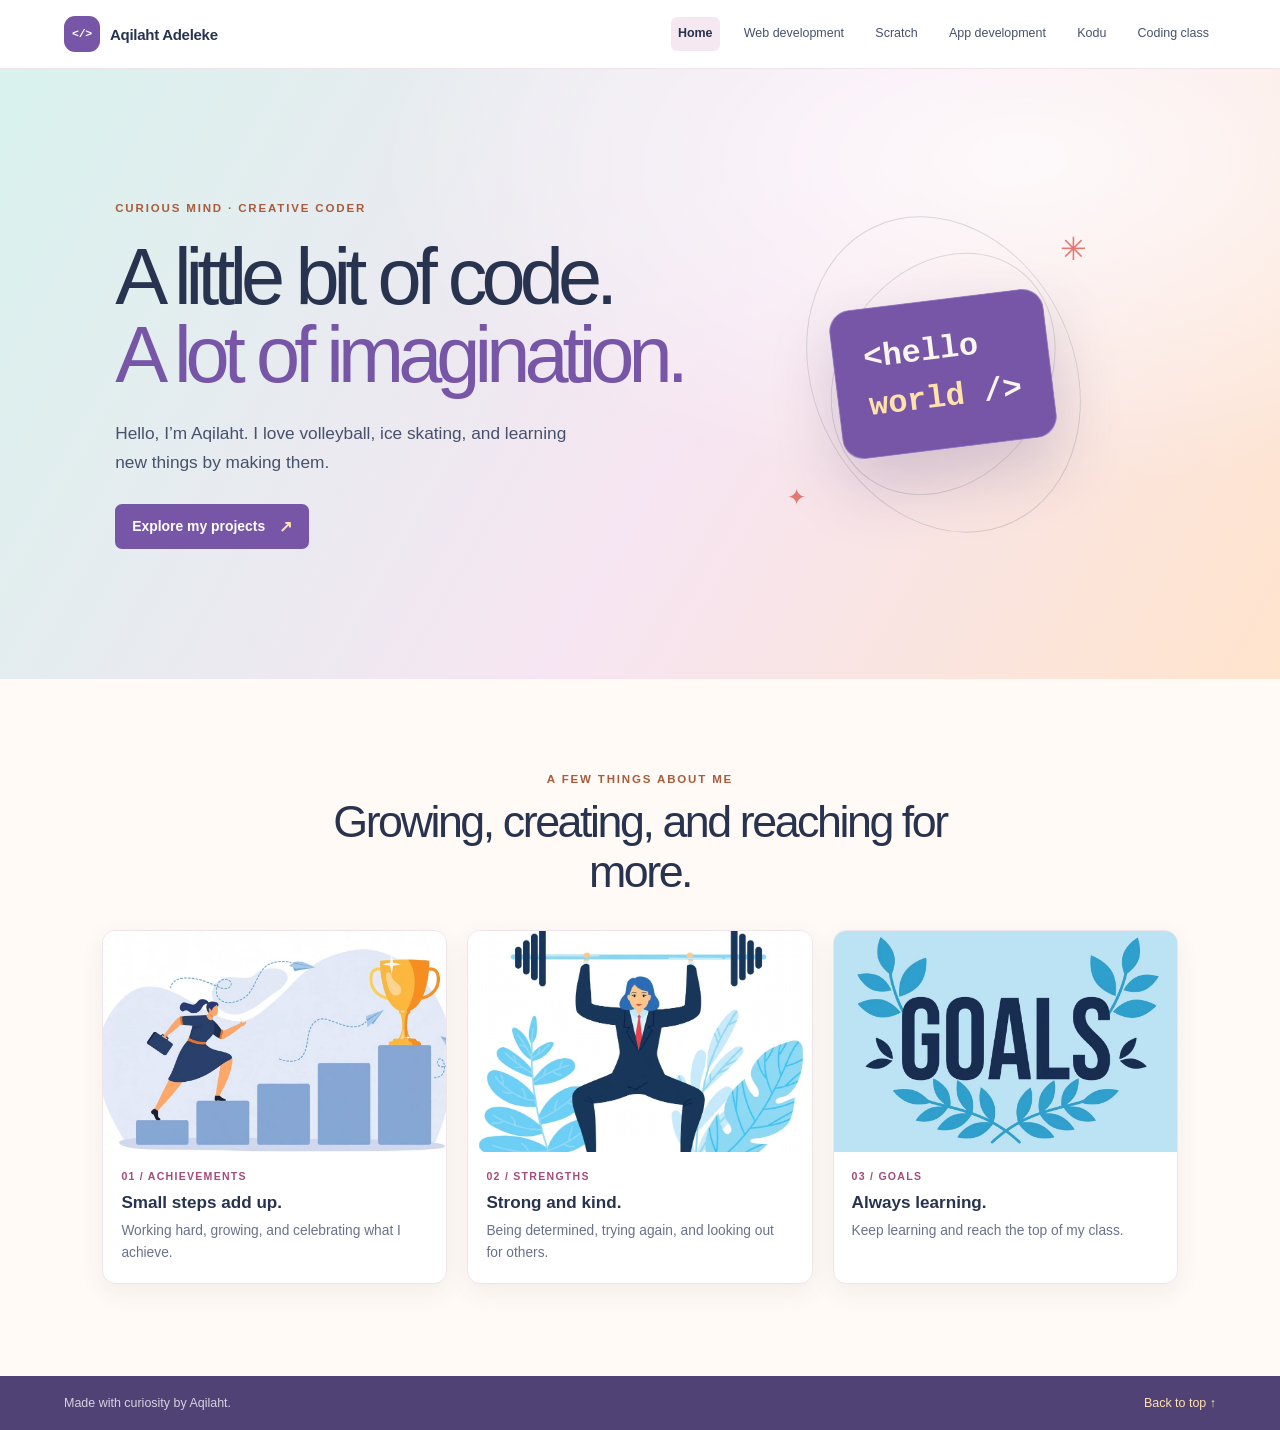
<file: index.html>
<!DOCTYPE html>
<html lang="en">
  <head>
    <meta charset="UTF-8" />
    <meta name="viewport" content="width=device-width, initial-scale=1.0" />
    <meta name="theme-color" content="#17343a" />
    <meta name="description" content="Aqilaht Adeleke's creative coding and learning portfolio." />
    <title>Aqilaht Adeleke | Learning Journey</title>
    <link rel="stylesheet" href="style.css" />
  </head>
  <body class="home-page">
    <header class="site-header">
      <a class="site-brand" href="index.html"><span class="brand-mark" aria-hidden="true">&lt;/&gt;</span><span>Aqilaht Adeleke</span></a>
      <nav class="site-nav" aria-label="Main navigation">
        <a href="index.html" aria-current="page">Home</a>
        <a href="WD.html">Web development</a>
        <a href="Scratch.html">Scratch</a>
        <a href="App-development.html">App development</a>
        <a href="Kodu.html">Kodu</a>
        <a href="Coding-class.html">Coding class</a>
      </nav>
    </header>

    <main>
      <section class="home-hero" aria-labelledby="home-title">
        <div class="home-hero-copy">
          <p class="wd-portfolio-eyebrow">Curious mind · Creative coder</p>
          <h1 id="home-title">A little bit of code.<br /><span>A lot of imagination.</span></h1>
          <p class="home-hero-lead">Hello, I’m Aqilaht. I love volleyball, ice skating, and learning new things by making them.</p>
          <a class="primary-link" href="WD.html">Explore my projects <span aria-hidden="true">↗</span></a>
        </div>
        <div class="home-hero-art" aria-hidden="true">
          <span class="art-orbit art-orbit-one"></span>
          <span class="art-orbit art-orbit-two"></span>
          <span class="art-code">&lt;hello<br /><i>world</i> /&gt;</span>
          <span class="art-spark art-spark-one">✳</span>
          <span class="art-spark art-spark-two">✦</span>
        </div>
      </section>

      <section class="about-panel" aria-labelledby="highlights-title">
        <div class="home-section-heading">
          <p class="wd-portfolio-eyebrow">A few things about me</p>
          <h2 id="highlights-title">Growing, creating, and reaching for more.</h2>
        </div>
        <div class="info-grid">
          <article class="info-card">
            <img src="Screenshot 2026-09-16 171032-change-the-man-into-a-women-keep-everything-else-t-can-you-make-a-dress.jpg" alt="Illustration of a woman climbing toward a trophy" />
            <div><p class="info-card-label">01 / Achievements</p><h3>Small steps add up.</h3><p>Working hard, growing, and celebrating what I achieve.</p></div>
          </article>
          <article class="info-card">
            <img src="Screenshot 2026-09-16 171351-i-changed-my-decision-make-her-have-a-women-buissn.jpg" alt="Illustration of a woman lifting a barbell" />
            <div><p class="info-card-label">02 / Strengths</p><h3>Strong and kind.</h3><p>Being determined, trying again, and looking out for others.</p></div>
          </article>
          <article class="info-card">
            <img src="goals_wreath_minimal.jpg" alt="Blue illustration with the word Goals" />
            <div><p class="info-card-label">03 / Goals</p><h3>Always learning.</h3><p>Keep learning and reach the top of my class.</p></div>
          </article>
        </div>
      </section>
    </main>
    <footer class="site-footer"><p>Made with curiosity by Aqilaht.</p><a href="#home-title">Back to top ↑</a></footer>
  </body>
</html>
</file>
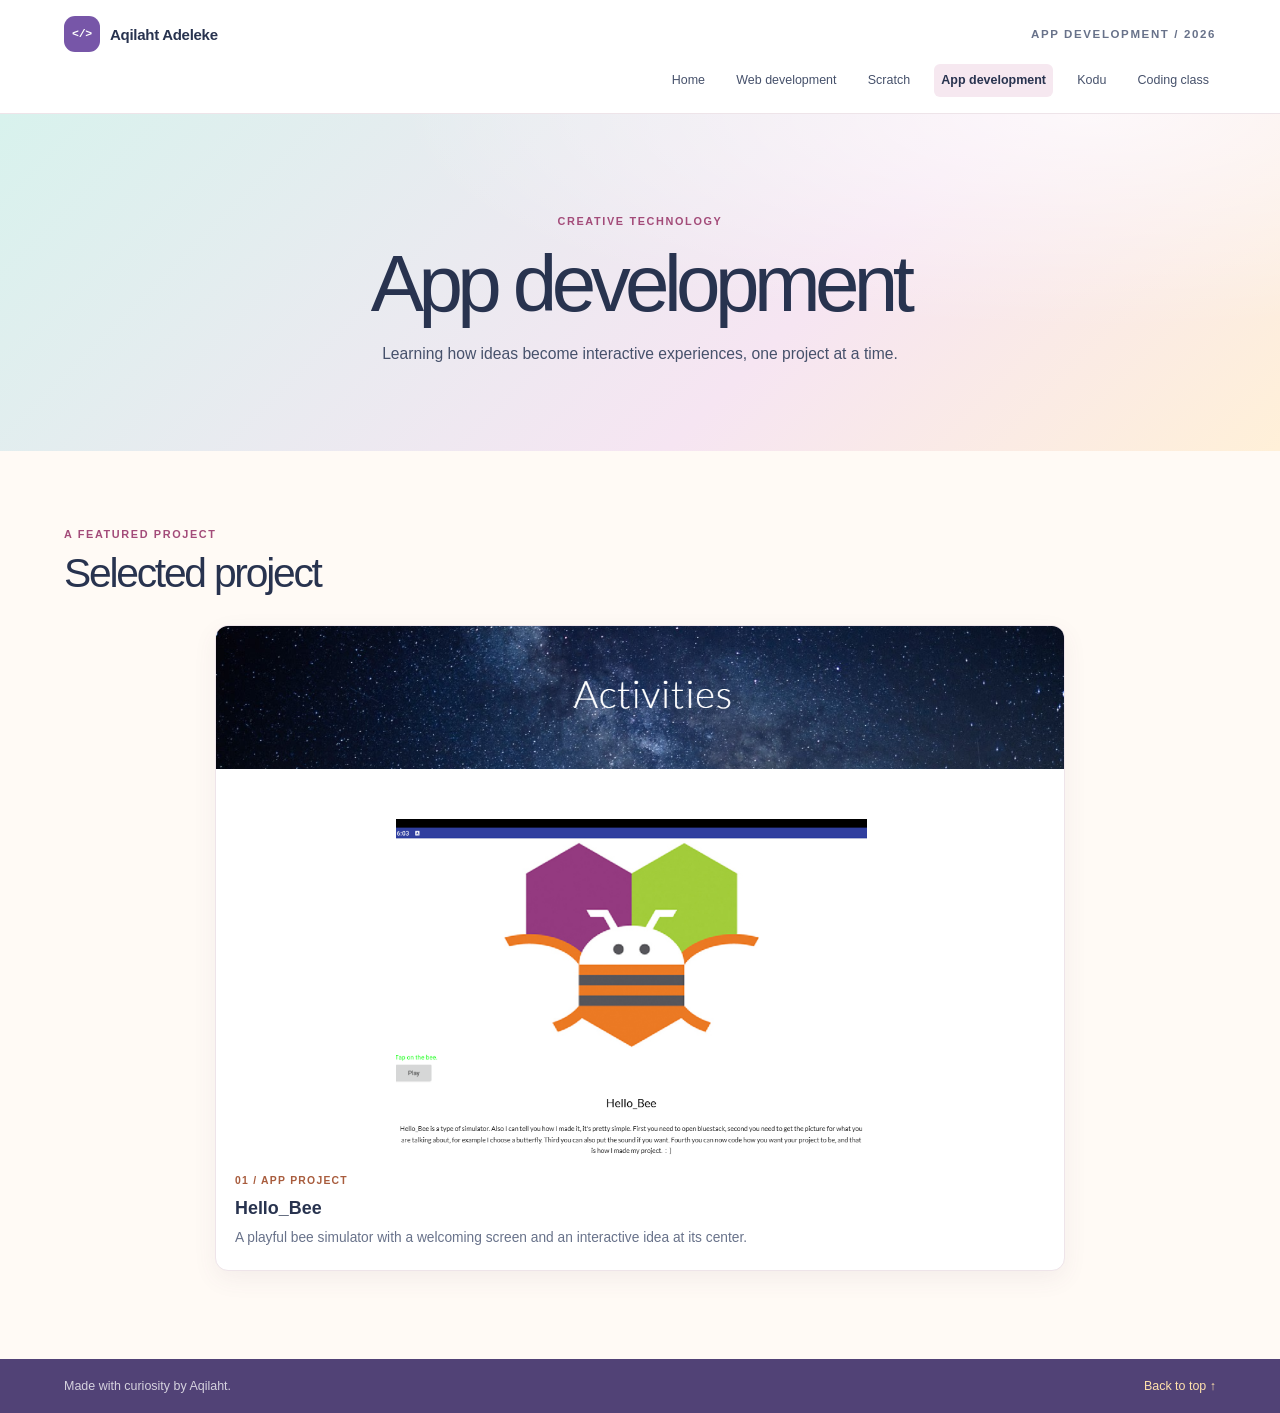
<file: App-development.html>
<!DOCTYPE html>
<html lang="en">
  <head>
    <meta charset="UTF-8" />
    <meta name="viewport" content="width=device-width, initial-scale=1.0" />
    <title>App development | Aqilaht Adeleke</title>
    <link rel="stylesheet" href="style.css" />
  </head>
  <body class="app-page wd-portfolio-page">
    <header class="wd-assembled-header">
      <a class="site-brand" href="index.html"><span class="brand-mark" aria-hidden="true">&lt;/&gt;</span><span>Aqilaht Adeleke</span></a>
      <p>App development / 2026</p>
      <nav class="site-nav" aria-label="Main navigation">
        <a href="index.html">Home</a><a href="WD.html">Web development</a><a href="Scratch.html">Scratch</a><a href="App-development.html" aria-current="page">App development</a><a href="Kodu.html">Kodu</a><a href="Coding-class.html">Coding class</a>
      </nav>
    </header>

    <main class="wd-assembled-page" aria-label="App development portfolio">
      <section class="wd-portfolio-intro" aria-labelledby="app-page-title">
        <p class="wd-portfolio-eyebrow">Creative technology</p>
        <h1 id="app-page-title">App development</h1>
        <p class="wd-portfolio-lead">
          Learning how ideas become interactive experiences, one project at a time.
        </p>
      </section>

      <section class="wd-section wd-portfolio-projects" id="projects" aria-labelledby="app-projects-title">
        <div class="wd-section-heading">
          <p class="wd-portfolio-eyebrow">A featured project</p>
          <h2 id="app-projects-title">Selected project</h2>
        </div>

        <div class="wd-project-grid wd-project-grid-single">
          <article class="wd-project">
            <a class="wd-project-image" href="Screenshot 2026-09-23 170015.png" target="_blank" rel="noopener noreferrer" aria-label="View the Hello Bee app project image">
              <img src="Screenshot 2026-09-23 170015.png" alt="Hello_Bee app project showcase" />
              <span class="wd-project-open">View image <span aria-hidden="true">↗</span></span>
            </a>
            <div class="wd-project-meta">
              <p class="wd-project-number">01 / App project</p>
              <h3>Hello_Bee</h3>
              <p>A playful bee simulator with a welcoming screen and an interactive idea at its center.</p>
            </div>
          </article>
        </div>
      </section>
    </main>
    <footer class="site-footer"><p>Made with curiosity by Aqilaht.</p><a href="#app-page-title">Back to top ↑</a></footer>
  </body>
</html>
</file>
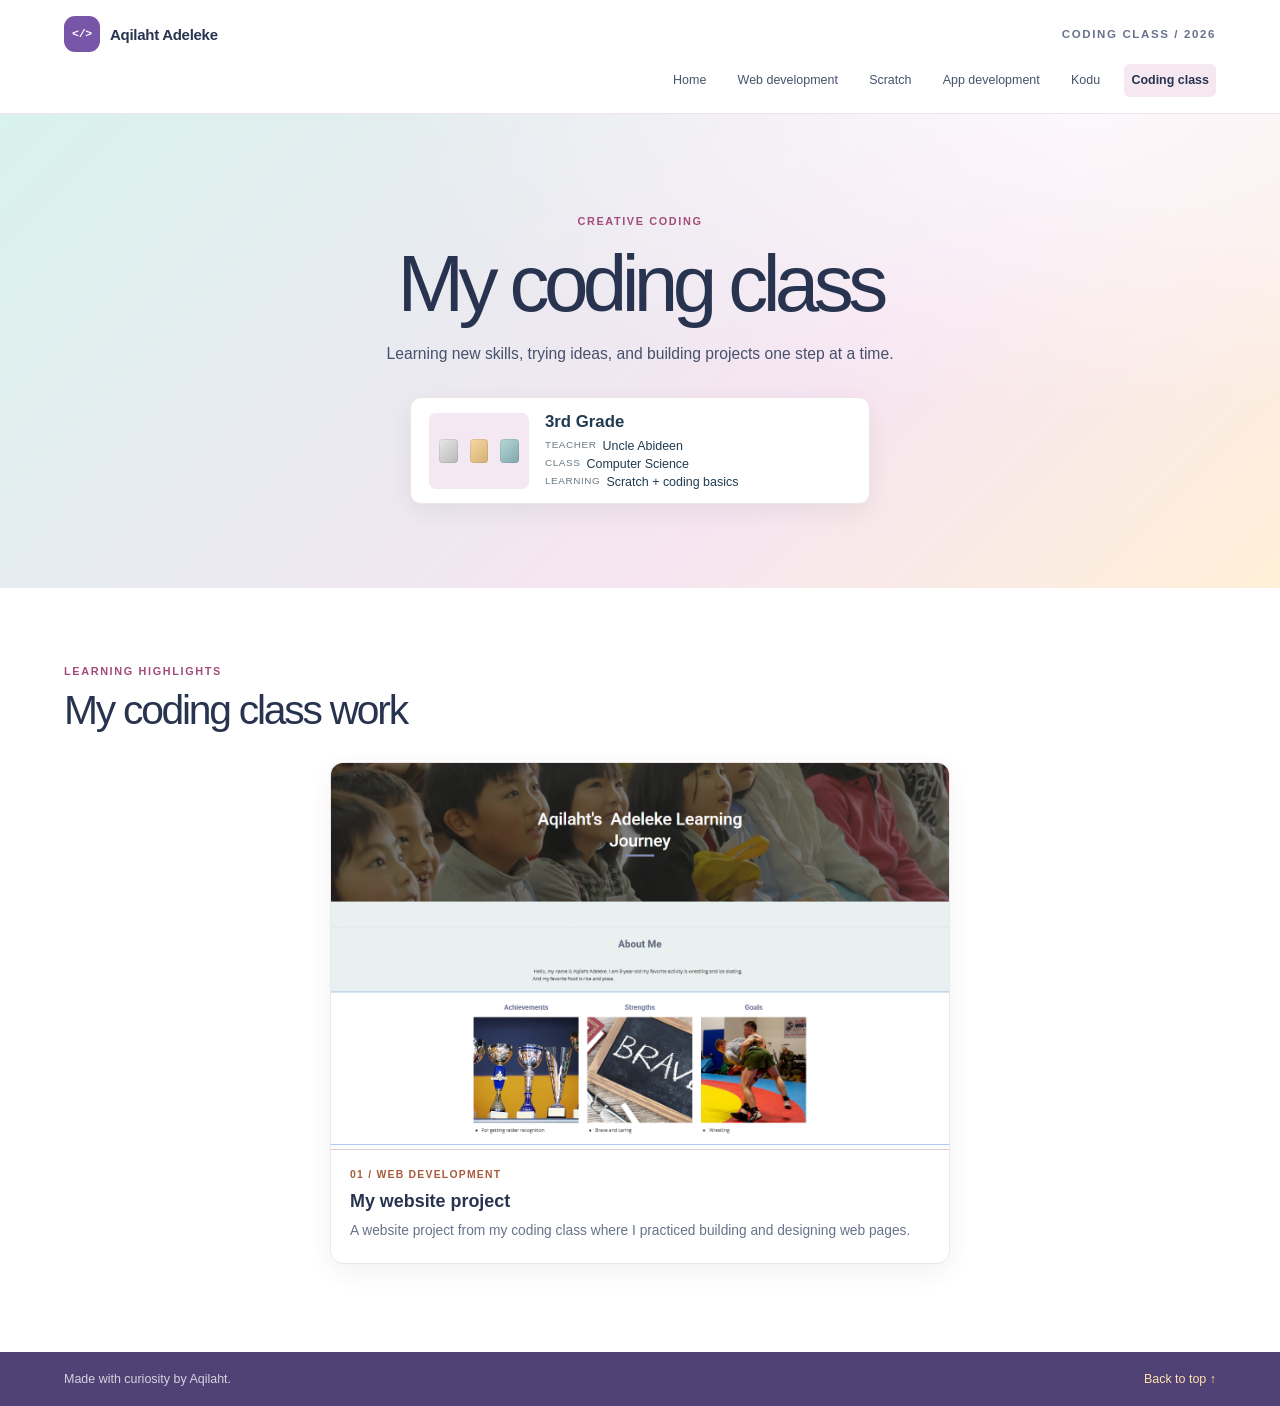
<file: Coding-class.html>
<!DOCTYPE html>
<html lang="en">
  <head>
    <meta charset="UTF-8" />
    <meta name="viewport" content="width=device-width, initial-scale=1.0" />
    <title>Coding class | Aqilaht Adeleke</title>
    <link rel="stylesheet" href="style.css" />
  </head>
  <body class="class-page wd-portfolio-page">
    <header class="wd-assembled-header">
      <a class="site-brand" href="index.html"><span class="brand-mark" aria-hidden="true">&lt;/&gt;</span><span>Aqilaht Adeleke</span></a>
      <p>Coding class / 2026</p>
      <nav class="site-nav" aria-label="Main navigation">
        <a href="index.html">Home</a><a href="WD.html">Web development</a><a href="Scratch.html">Scratch</a><a href="App-development.html">App development</a><a href="Kodu.html">Kodu</a><a href="Coding-class.html" aria-current="page">Coding class</a>
      </nav>
    </header>

    <main class="wd-assembled-page" aria-label="Coding class portfolio">
      <section class="wd-portfolio-intro coding-portfolio-intro" aria-labelledby="class-page-title">
        <p class="wd-portfolio-eyebrow">Creative coding</p>
        <h1 id="class-page-title">My coding class</h1>
        <p class="wd-portfolio-lead">
          Learning new skills, trying ideas, and building projects one step at a time.
        </p>
        <div class="class-hero-card" aria-label="Coding class details">
          <div class="class-card-swatch" aria-hidden="true">
            <span></span>
            <span></span>
            <span></span>
          </div>
          <div class="class-card-copy">
            <h2>3rd Grade</h2>
            <dl>
              <div>
                <dt>Teacher</dt>
                <dd>Uncle Abideen</dd>
              </div>
              <div>
                <dt>Class</dt>
                <dd>Computer Science</dd>
              </div>
              <div>
                <dt>Learning</dt>
                <dd>Scratch + coding basics</dd>
              </div>
            </dl>
          </div>
        </div>
      </section>

      <section class="wd-section wd-portfolio-projects" id="projects" aria-labelledby="class-projects-title">
        <div class="wd-section-heading">
          <p class="wd-portfolio-eyebrow">Learning highlights</p>
          <h2 id="class-projects-title">My coding class work</h2>
        </div>

        <div class="wd-project-grid wd-project-grid-single">
          <article class="wd-project">
            <a class="wd-project-image" href="Screenshot 2026-09-25 165136.png" target="_blank" rel="noopener noreferrer" aria-label="View the web development project preview">
              <img src="Screenshot 2026-09-25 165136.png" alt="Web development project preview" />
              <span class="wd-project-open">View image <span aria-hidden="true">↗</span></span>
            </a>
            <div class="wd-project-meta">
              <p class="wd-project-number">01 / Web development</p>
              <h3>My website project</h3>
              <p>A website project from my coding class where I practiced building and designing web pages.</p>
            </div>
          </article>
        </div>
      </section>
    </main>
    <footer class="site-footer"><p>Made with curiosity by Aqilaht.</p><a href="#class-page-title">Back to top ↑</a></footer>
  </body>
</html>
</file>
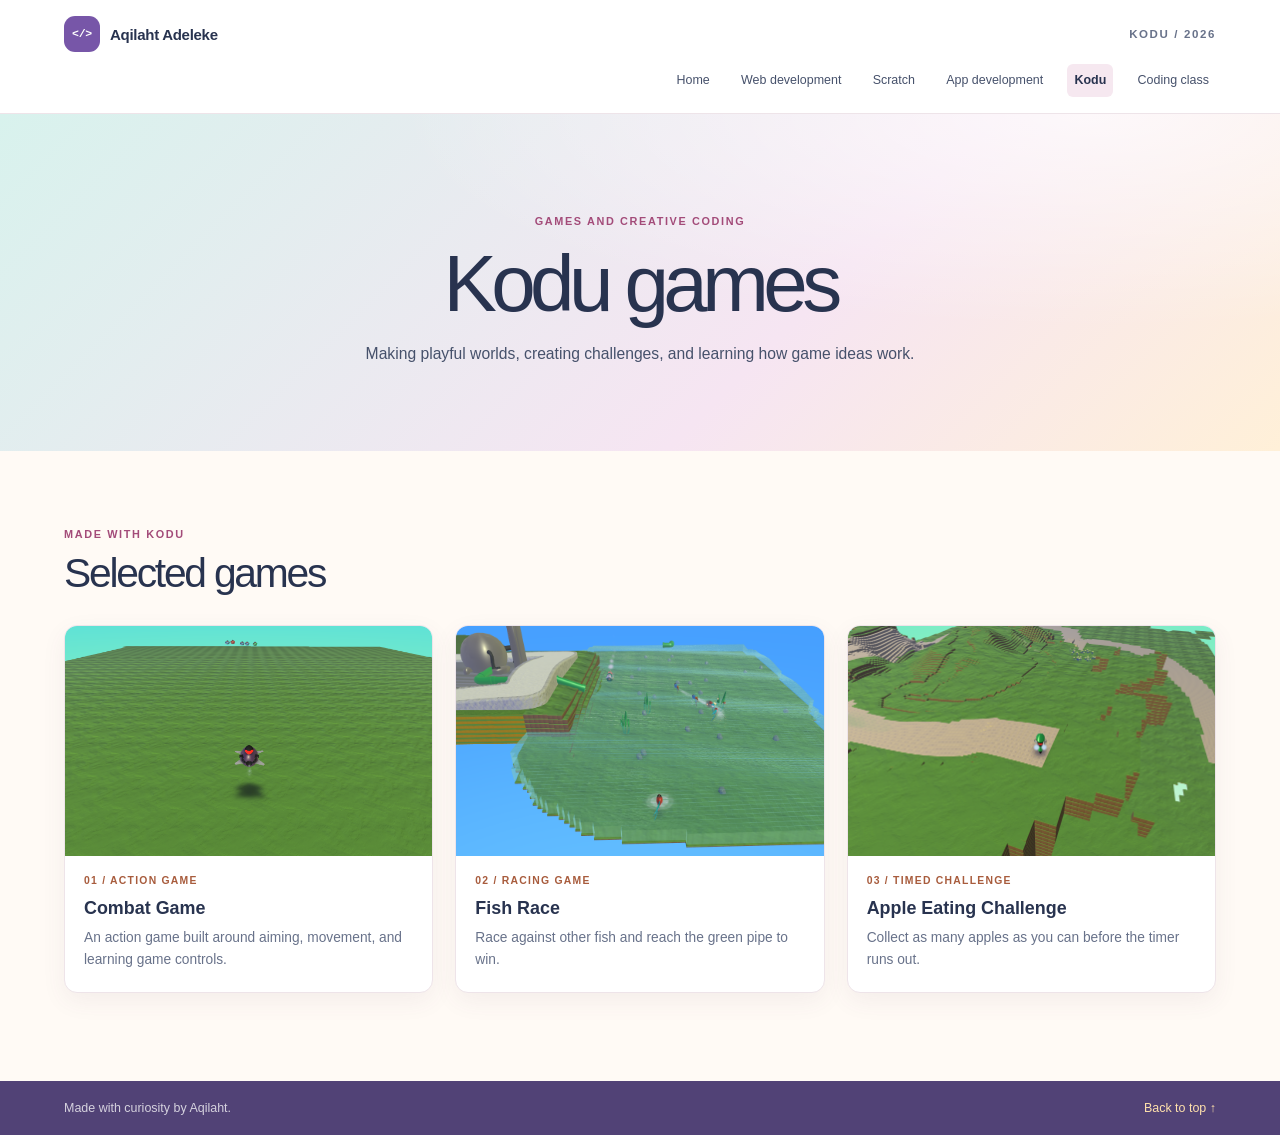
<file: Kodu.html>
<!DOCTYPE html>
<html lang="en">
  <head>
    <meta charset="UTF-8" />
    <meta name="viewport" content="width=device-width, initial-scale=1.0" />
    <title>Kodu | Aqilaht Adeleke</title>
    <link rel="stylesheet" href="style.css" />
  </head>
  <body class="kodu-page wd-portfolio-page">
    <header class="wd-assembled-header">
      <a class="site-brand" href="index.html"><span class="brand-mark" aria-hidden="true">&lt;/&gt;</span><span>Aqilaht Adeleke</span></a>
      <p>Kodu / 2026</p>
      <nav class="site-nav" aria-label="Main navigation">
        <a href="index.html">Home</a><a href="WD.html">Web development</a><a href="Scratch.html">Scratch</a><a href="App-development.html">App development</a><a href="Kodu.html" aria-current="page">Kodu</a><a href="Coding-class.html">Coding class</a>
      </nav>
    </header>

    <main class="wd-assembled-page" aria-label="Kodu game portfolio">
      <section class="wd-portfolio-intro" aria-labelledby="kodu-page-title">
        <p class="wd-portfolio-eyebrow">Games and creative coding</p>
        <h1 id="kodu-page-title">Kodu games</h1>
        <p class="wd-portfolio-lead">
          Making playful worlds, creating challenges, and learning how game ideas work.
        </p>
      </section>

      <section class="wd-section wd-portfolio-projects" id="projects" aria-labelledby="kodu-projects-title">
        <div class="wd-section-heading">
          <p class="wd-portfolio-eyebrow">Made with Kodu</p>
          <h2 id="kodu-projects-title">Selected games</h2>
        </div>

        <div class="wd-project-grid">
          <article class="wd-project">
            <a class="wd-project-image" href="Screenshot 2026-10-02 170049.png" target="_blank" rel="noopener noreferrer" aria-label="View the Combat Game screenshot">
              <img src="Screenshot 2026-10-02 170049.png" alt="Kodu game screenshot showing a flying character over a green landscape" />
              <span class="wd-project-open">View image <span aria-hidden="true">↗</span></span>
            </a>
            <div class="wd-project-meta">
              <p class="wd-project-number">01 / Action game</p>
              <h3>Combat Game</h3>
              <p>An action game built around aiming, movement, and learning game controls.</p>
            </div>
          </article>

          <article class="wd-project">
            <a class="wd-project-image" href="Screenshot 2026-10-02 165606.png" target="_blank" rel="noopener noreferrer" aria-label="View the Fish Race screenshot">
              <img src="Screenshot 2026-10-02 165606.png" alt="Fish racing across a Kodu game landscape toward a green pipe" />
              <span class="wd-project-open">View image <span aria-hidden="true">↗</span></span>
            </a>
            <div class="wd-project-meta">
              <p class="wd-project-number">02 / Racing game</p>
              <h3>Fish Race</h3>
              <p>Race against other fish and reach the green pipe to win.</p>
            </div>
          </article>

          <article class="wd-project">
            <a class="wd-project-image" href="Screenshot 2026-10-07 173159.png" target="_blank" rel="noopener noreferrer" aria-label="View the Apple Eating Challenge screenshot">
              <img src="Screenshot 2026-10-07 173159.png" alt="Kodu character on a course with an apple-eating challenge" />
              <span class="wd-project-open">View image <span aria-hidden="true">↗</span></span>
            </a>
            <div class="wd-project-meta">
              <p class="wd-project-number">03 / Timed challenge</p>
              <h3>Apple Eating Challenge</h3>
              <p>Collect as many apples as you can before the timer runs out.</p>
            </div>
          </article>
        </div>
      </section>
    </main>
    <footer class="site-footer"><p>Made with curiosity by Aqilaht.</p><a href="#kodu-page-title">Back to top ↑</a></footer>
  </body>
</html>
</file>
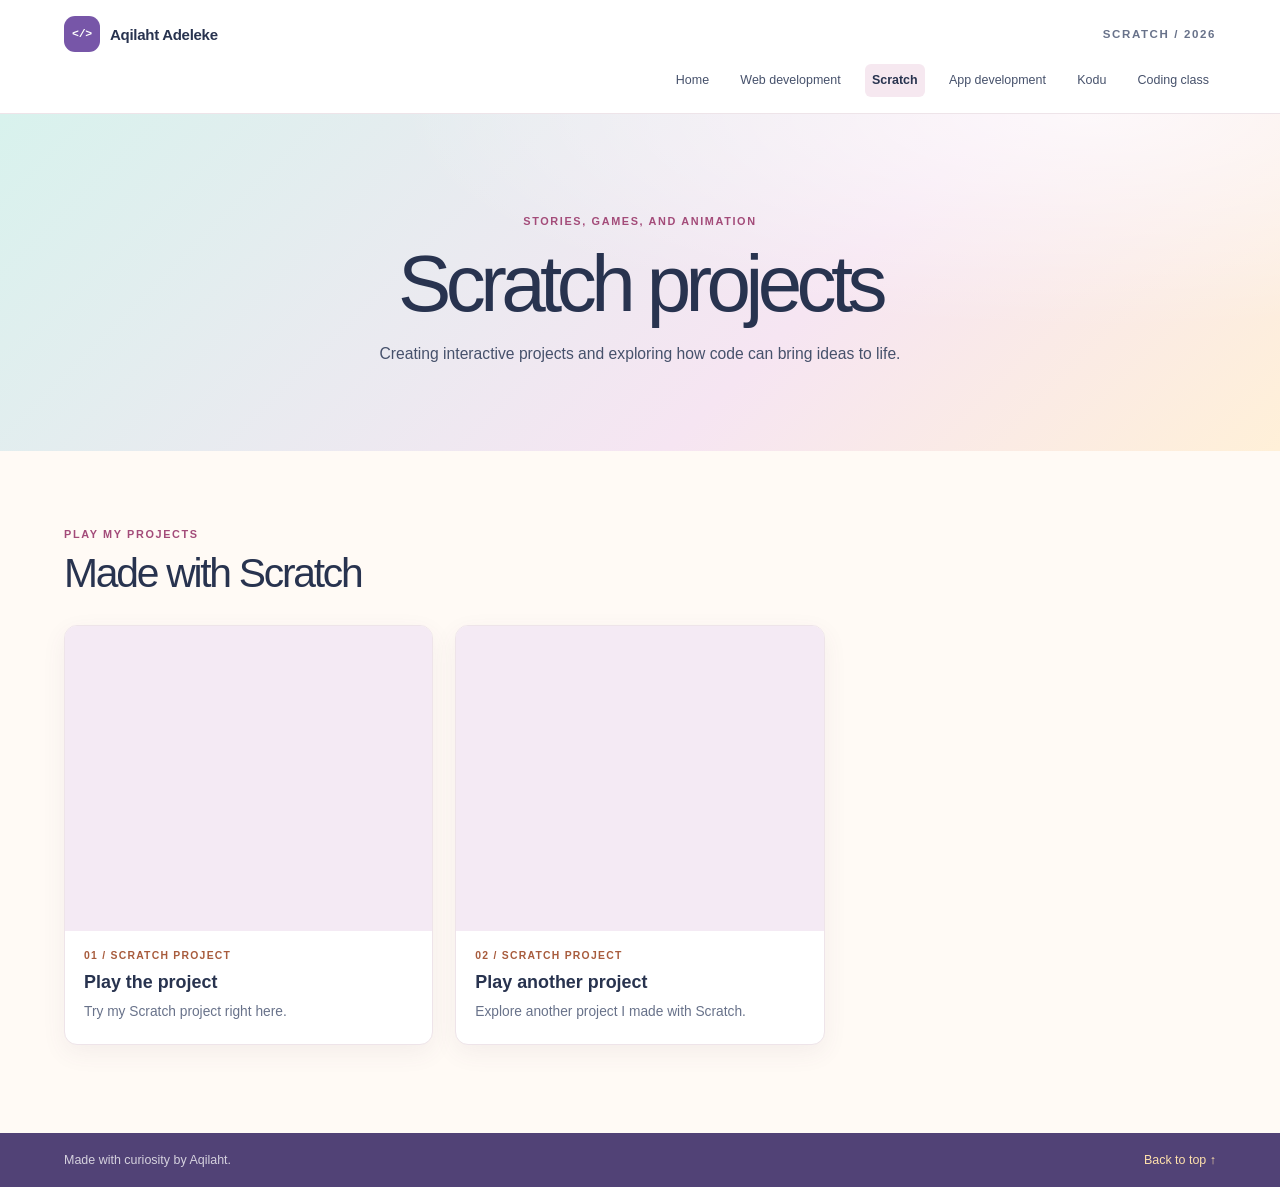
<file: Scratch.html>
<!DOCTYPE html>
<html lang="en">
  <head>
    <meta charset="UTF-8" />
    <meta name="viewport" content="width=device-width, initial-scale=1.0" />
    <title>Scratch | Aqilaht Adeleke</title>
    <link rel="stylesheet" href="style.css" />
  </head>
  <body class="wd-page wd-portfolio-page">
    <header class="wd-assembled-header">
      <a class="site-brand" href="index.html"><span class="brand-mark" aria-hidden="true">&lt;/&gt;</span><span>Aqilaht Adeleke</span></a>
      <p>Scratch / 2026</p>
      <nav class="site-nav" aria-label="Main navigation">
        <a href="index.html">Home</a><a href="WD.html">Web development</a><a href="Scratch.html" aria-current="page">Scratch</a><a href="App-development.html">App development</a><a href="Kodu.html">Kodu</a><a href="Coding-class.html">Coding class</a>
      </nav>
    </header>

    <main class="wd-assembled-page" aria-label="Scratch projects">
      <section class="wd-portfolio-intro" aria-labelledby="scratch-page-title">
        <p class="wd-portfolio-eyebrow">Stories, games, and animation</p>
        <h1 id="scratch-page-title">Scratch projects</h1>
        <p class="wd-portfolio-lead">
          Creating interactive projects and exploring how code can bring ideas to life.
        </p>
        
      </section>

      <section class="wd-section wd-portfolio-projects" id="projects" aria-labelledby="scratch-projects-title">
        <div class="wd-section-heading">
          <p class="wd-portfolio-eyebrow">Play my projects</p>
          <h2 id="scratch-projects-title">Made with Scratch</h2>
        </div>

        <div class="wd-project-grid">
          <article class="wd-project">
            <div class="wd-project-image wd-portfolio-embed">
              <iframe src="https://scratch.mit.edu/projects/1386786446/embed" title="Play Aqilaht's Scratch project" allowtransparency="true" width="485" height="402" scrolling="no" allowfullscreen></iframe>
            </div>
            <div class="wd-project-meta">
              <p class="wd-project-number">01 / Scratch project</p>
              <h3>Play the project</h3>
              <p>Try my Scratch project right here.</p>
            </div>
          </article>

          <article class="wd-project">
            <div class="wd-project-image wd-portfolio-embed">
              <iframe src="https://scratch.mit.edu/projects/1386787445/embed" title="Play another Scratch project" allowtransparency="true" width="485" height="402" scrolling="no" allowfullscreen></iframe>
            </div>
            <div class="wd-project-meta">
              <p class="wd-project-number">02 / Scratch project</p>
              <h3>Play another project</h3>
              <p>Explore another project I made with Scratch.</p>
            </div>
          </article>
        </div>
      </section>
    </main>
    <footer class="site-footer"><p>Made with curiosity by Aqilaht.</p><a href="#scratch-page-title">Back to top ↑</a></footer>
  </body>
</html>
</file>
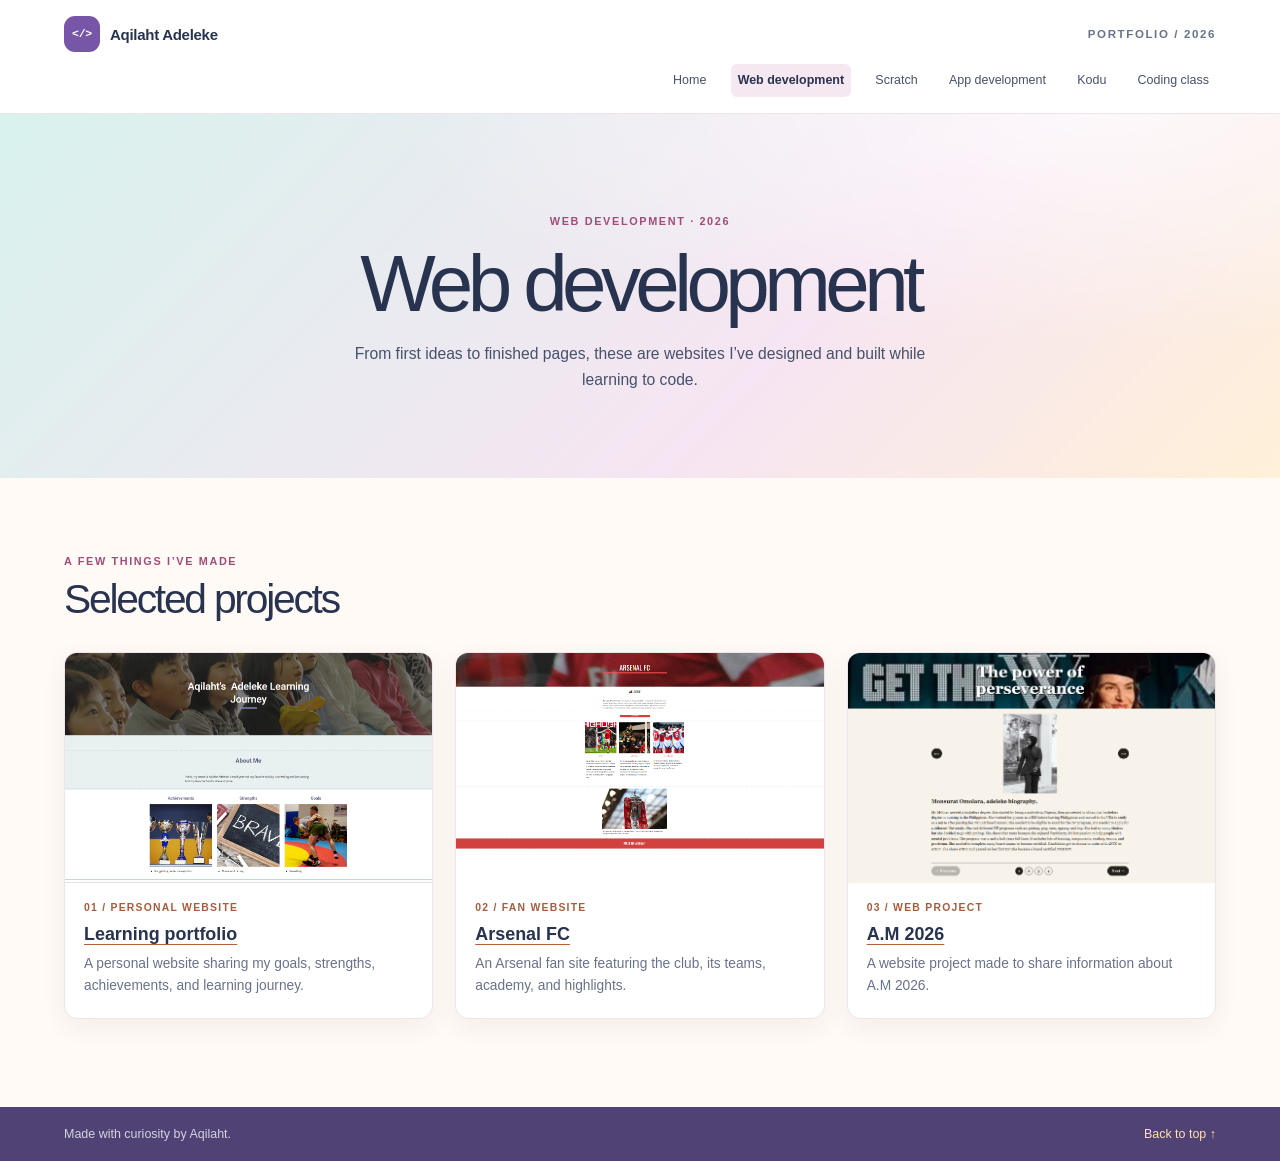
<file: WD.html>
<!DOCTYPE html>
<html lang="en">
	<head>
		<meta charset="UTF-8" />
		<meta name="viewport" content="width=device-width, initial-scale=1.0" />
		<title>Web Development | Aqilaht Adeleke</title>
		<link rel="stylesheet" href="style.css" />
	</head>
	<body class="wd-page wd-portfolio-page">
		<header class="wd-assembled-header">
			<a class="site-brand" href="index.html"><span class="brand-mark" aria-hidden="true">&lt;/&gt;</span><span>Aqilaht Adeleke</span></a>
			<p>Portfolio / 2026</p>
			<nav class="site-nav" aria-label="Main navigation">
				<a href="index.html">Home</a><a href="WD.html" aria-current="page">Web development</a><a href="Scratch.html">Scratch</a><a href="App-development.html">App development</a><a href="Kodu.html">Kodu</a><a href="Coding-class.html">Coding class</a>
			</nav>
		</header>

		<main class="wd-assembled-page" aria-label="Web development page">
			<section class="wd-portfolio-intro" aria-labelledby="wd-page-title">
				<p class="wd-portfolio-eyebrow">Web development · 2026</p>
				<h1 id="wd-page-title">Web development</h1>
				<p class="wd-portfolio-lead">
					From first ideas to finished pages, these are websites I’ve designed and built while learning to code.
				</p>
			</section>

			<section class="wd-section wd-portfolio-projects" id="projects" aria-labelledby="wd-projects-title">
				<div class="wd-section-heading">
					<p class="wd-portfolio-eyebrow">A few things I’ve made</p>
					<h2 id="wd-projects-title">Selected projects</h2>
				</div>

				<div class="wd-project-grid">
					<article class="wd-project">
						<a class="wd-project-image" href="https://sites.google.com/view/aqilaht-coding-class/home" target="_blank" rel="noopener noreferrer" aria-label="Open the learning portfolio website">
							<img src="Screenshot 2026-09-25 165136.png" alt="Screenshot of Aqilaht's learning journey website" />
							<span class="wd-project-open">View website <span aria-hidden="true">↗</span></span>
						</a>
						<div class="wd-project-meta">
							<p class="wd-project-number">01 / Personal website</p>
							<h3><a href="https://sites.google.com/view/aqilaht-coding-class/home" target="_blank" rel="noopener noreferrer">Learning portfolio</a></h3>
							<p>A personal website sharing my goals, strengths, achievements, and learning journey.</p>
						</div>
					</article>

					<article class="wd-project">
						<a class="wd-project-image" href="https://sites.google.com/view/arsenal-fc--by-aqilaht-love/home" target="_blank" rel="noopener noreferrer" aria-label="Open the Arsenal FC website">
							<img src="Screenshot 2026-09-25 173811.png" alt="Screenshot of Aqilaht's Arsenal FC website" />
							<span class="wd-project-open">View website <span aria-hidden="true">↗</span></span>
						</a>
						<div class="wd-project-meta">
							<p class="wd-project-number">02 / Fan website</p>
							<h3><a href="https://sites.google.com/view/arsenal-fc--by-aqilaht-love/home" target="_blank" rel="noopener noreferrer">Arsenal FC</a></h3>
							<p>An Arsenal fan site featuring the club, its teams, academy, and highlights.</p>
						</div>
					</article>

					<article class="wd-project">
						<a class="wd-project-image" href="https://ultra-ade-tech.github.io/A.M-2026/" target="_blank" rel="noopener noreferrer" aria-label="Open the A.M 2026 website">
							<img src="image.png" alt="Screenshot of the A.M 2026 website" />
							<span class="wd-project-open">View website <span aria-hidden="true">↗</span></span>
						</a>
						<div class="wd-project-meta">
							<p class="wd-project-number">03 / Web project</p>
							<h3><a href="https://ultra-ade-tech.github.io/A.M-2026/" target="_blank" rel="noopener noreferrer">A.M 2026</a></h3>
							<p>A website project made to share information about A.M 2026.</p>
						</div>
					</article>
				</div>
			</section>
		</main>
		<footer class="site-footer"><p>Made with curiosity by Aqilaht.</p><a href="#wd-page-title">Back to top ↑</a></footer>
	</body>
</html>
</file>
<file: style.css>
* {
  box-sizing: border-box;
}

html, body {
  margin: 0;
  min-height: 100%;
  font-family: Arial, Helvetica, sans-serif;
  background: #0d0e14;
  color: #111827;
}

body {
  min-height: 100vh;
}


img {
  max-width: 100%;
  display: block;
}

/* Scratch portfolio page */
.scratch-embed-only {
  align-items: center;
  background: #ffffff;
  display: flex;
  justify-content: center;
  margin: 0;
  min-height: 100vh;
}

.scratch-embed-only iframe {
  border: 0;
  max-width: 100%;
}

.page-shell {
  display: flex;
  min-height: 100vh;
  background: #0a0b10;
}

.sidebar {
  width: 220px;
  background: rgba(9, 10, 13, 0.96);
  border-right: 1px solid rgba(255, 255, 255, 0.08);
  display: flex;
  flex-direction: column;
  justify-content: space-between;
  padding: 18px 14px 12px;
  color: #dfe6f7;
}

.sidebar-top {
  display: flex;
  flex-direction: column;
  gap: 20px;
}

.logo-mark {
  display: flex;
  align-items: center;
  justify-content: center;
  width: 36px;
  height: 36px;
  border-radius: 50%;
  background: rgba(255, 255, 255, 0.03);
  border: 1px solid rgba(255, 255, 255, 0.07);
  margin-left: 6px;
}

.logo-icon {
  font-size: 0.8rem;
  color: #dfe6f7;
  font-weight: 700;
}

.side-nav {
  display: flex;
  flex-direction: column;
  gap: 10px;
  margin-top: 8px;
}

.nav-item {
  display: block;
  color: rgba(233, 240, 255, 0.82);
  text-decoration: none;
  font-size: 0.76rem;
  line-height: 1.4;
  padding: 6px 8px;
  border-left: 2px solid transparent;
  transition: all 0.2s ease;
}

.nav-item.active {
  color: #ffffff;
  border-left-color: rgba(255, 255, 255, 0.7);
}

.nav-item:hover {
  color: #fff;
}

.sidebar-bottom {
  display: flex;
  justify-content: center;
  padding-bottom: 8px;
}

.small-badge {
  display: inline-flex;
  width: 26px;
  height: 26px;
  border-radius: 50%;
  background: rgba(255, 255, 255, 0.05);
  color: rgba(255, 255, 255, 0.8);
  align-items: center;
  justify-content: center;
  border: 1px solid rgba(255, 255, 255, 0.08);
}

.content {
  flex: 1;
  background: #eff1f2;
  min-width: 0;
}

.hero {
  position: relative;
  height: 500px;
  overflow: hidden;
  border-bottom: 1px solid rgba(0, 0, 0, 0.06);
  background: linear-gradient(135deg, #dfeaf1, #b9cfd8);
}

.hero::after {
  background: rgba(7, 16, 30, 0.08);
  content: "";
  inset: 0;
  position: absolute;
  z-index: 2;
}

.hero-title-wrap {
  position: absolute;
  inset: 0;
  z-index: 3;
  display: flex;
  align-items: center;
  justify-content: center;
  pointer-events: none;
}

.hero-title {
  margin: 0;
  text-align: center;
  color: rgba(255, 255, 255, 0.95);
  font-size: clamp(2.2rem, 3vw, 4rem);
  font-weight: 700;
  line-height: 1.08;
  letter-spacing: -0.04em;
  text-shadow: 0 4px 24px rgba(0, 0, 0, 0.28);
}

.line {
  display: block;
  color: #fff;
}

.line-one {
  color: #e1f5ff;
}

.line-two {
  color: #f2f6ff;
}

.about-panel {
  background: rgba(255, 255, 255, 0.78);
  border-radius: 0;
  margin: -24px 32px 0;
  padding: 28px 46px 26px;
  position: relative;
  z-index: 5;
  box-shadow: 0 0 0 1px rgba(17, 24, 39, 0.03);
}

.about-panel h2 {
  margin: 0 0 12px;
  text-align: center;
  font-size: clamp(1.8rem, 2vw, 2.5rem);
  color: #1f2937;
  font-weight: 400;
}

.about-panel > p {
  margin: 0 auto 26px;
  max-width: 780px;
  text-align: center;
  font-size: 0.95rem;
  line-height: 1.5;
  color: #475569;
}

.info-grid {
  display: grid;
  grid-template-columns: repeat(3, minmax(180px, 1fr));
  gap: 30px;
  align-items: start;
  max-width: 820px;
  margin: 0 auto;
}

.info-card {
  text-align: center;
}

.info-card h3 {
  margin: 0 0 14px;
  font-size: 1.2rem;
  font-weight: 700;
  color: #1f2937;
}

.info-card img {
  width: 100%;
  height: 180px;
  object-fit: cover;
  border-radius: 8px;
  box-shadow: 0 2px 12px rgba(15, 23, 42, 0.12);
}

.info-card p {
  margin: 12px 0 0;
  font-size: 0.92rem;
  color: #374151;
  text-align: left;
  padding-left: 8px;
}

@keyframes slideshow {
  0%, 18% {
    opacity: 1;
  }
  22%, 100% {
    opacity: 0;
  }
}

@media (max-width: 980px) {
  .sidebar {
    width: 180px;
  }

  .about-panel {
    margin-left: 18px;
    margin-right: 18px;
    padding-left: 20px;
    padding-right: 20px;
  }
}

/* Web development portfolio page */
.wd-assembled-header {
  align-items: center;
  background: #ffffff;
  border-bottom: 1px solid #e3e3e3;
  display: flex;
  justify-content: space-between;
  padding: 18px clamp(20px, 5vw, 72px);
}

.wd-assembled-header p {
  color: #1b252b;
  font: 700 0.8rem/1 Arial, Helvetica, sans-serif;
  letter-spacing: 0.14em;
  margin: 0;
  text-transform: uppercase;
}

.wd-assembled-back {
  color: #1b252b;
  font: 0.8rem/1 Arial, Helvetica, sans-serif;
  text-decoration: none;
}

.wd-assembled-page {
  background: #ffffff;
  margin: 0 auto;
  max-width: 1895px;
}

.wd-top-piece {
  aspect-ratio: 1638 / 820;
  overflow: hidden;
  position: relative;
}

.wd-top-piece::after {
  background: linear-gradient(90deg, rgba(12, 23, 25, 0.72), rgba(12, 23, 25, 0.08));
  content: "";
  inset: 0;
  position: absolute;
}

.wd-top-piece img {
  height: 100%;
  object-fit: cover;
  object-position: center;
}

.wd-top-copy {
  bottom: 0;
  color: #ffffff;
  left: 0;
  padding: clamp(24px, 6vw, 88px);
  position: absolute;
  z-index: 1;
}

.wd-top-copy p {
  color: #f0b47d;
  font: 700 0.72rem/1.4 Arial, Helvetica, sans-serif;
  margin: 0 0 14px;
  text-transform: uppercase;
}

.wd-top-copy h1 {
  font: 400 clamp(2.6rem, 7vw, 6.5rem)/0.95 Georgia, "Times New Roman", serif;
  margin: 0;
}

.wd-assembled-page img {
  display: block;
  height: auto;
  margin: 0;
  width: 100%;
}

.wd-page {
  background: #f4f0e8;
  color: #1b252b;
  font-family: Georgia, "Times New Roman", serif;
}

.wd-shell {
  display: none;
  min-height: 100vh;
}

.wd-sidebar {
  position: sticky;
  top: 0;
  display: flex;
  flex: 0 0 210px;
  flex-direction: column;
  justify-content: space-between;
  height: 100vh;
  padding: 28px 24px;
  background: #17343a;
  color: #f4f0e8;
}

.wd-brand {
  color: #f4f0e8;
  font: 700 1rem/1 "Courier New", monospace;
  letter-spacing: 0.08em;
  text-decoration: none;
}

.wd-nav {
  display: grid;
  gap: 14px;
  margin-top: auto;
  margin-bottom: auto;
  padding: 32px 0;
}

.wd-nav-link {
  border-left: 1px solid rgba(244, 240, 232, 0.3);
  color: rgba(244, 240, 232, 0.7);
  font: 0.82rem/1.3 Arial, Helvetica, sans-serif;
  padding: 7px 0 7px 12px;
  text-decoration: none;
  transition: color 0.2s ease, border-color 0.2s ease;
}

.wd-nav-link:hover,
.wd-nav-link.active {
  border-color: #e5a24c;
  color: #f4f0e8;
}

.wd-side-note {
  color: rgba(244, 240, 232, 0.6);
  font: 0.72rem/1.5 Arial, Helvetica, sans-serif;
  letter-spacing: 0.08em;
  margin: 0;
  text-transform: uppercase;
}

.wd-main {
  flex: 1;
  min-width: 0;
}

.wd-hero {
  display: grid;
  min-height: 580px;
  align-content: center;
  padding: 80px clamp(32px, 9vw, 150px);
  background: #dce6e1;
  background-image: linear-gradient(135deg, rgba(255, 255, 255, 0.35), transparent 55%);
}

.wd-kicker {
  color: #b35e37;
  font: 700 0.7rem/1.4 Arial, Helvetica, sans-serif;
  letter-spacing: 0.18em;
  margin: 0 0 20px;
  text-transform: uppercase;
}

.wd-hero h1 {
  color: #17343a;
  font-size: clamp(4.2rem, 10vw, 9.5rem);
  font-weight: 400;
  letter-spacing: -0.06em;
  line-height: 0.8;
  margin: 0;
  max-width: 800px;
}

.wd-hero h1 em {
  color: #b35e37;
  font-style: italic;
}

.wd-hero-copy {
  font-size: 1.15rem;
  line-height: 1.55;
  margin: 42px 0 28px;
  max-width: 400px;
}

.wd-scroll {
  color: #17343a;
  font: 700 0.75rem/1 Arial, Helvetica, sans-serif;
  letter-spacing: 0.08em;
  text-decoration: none;
  text-transform: uppercase;
}

.wd-scroll span {
  color: #b35e37;
  font-size: 1.2rem;
  margin-left: 8px;
}

.wd-section {
  padding: 100px clamp(24px, 7vw, 110px);
}

.wd-section-tinted {
  background: #e8d9c5;
}

.wd-section-heading {
  margin-bottom: 42px;
  max-width: 620px;
}

.wd-section-heading h2 {
  color: #17343a;
  font-size: clamp(2rem, 4vw, 4.2rem);
  font-weight: 400;
  letter-spacing: -0.04em;
  line-height: 0.98;
  margin: 0;
}

.wd-project-grid {
  display: grid;
  grid-template-columns: repeat(2, minmax(0, 1fr));
  gap: 54px 28px;
}

.wd-project-wide {
  grid-column: 1 / -1;
}

.wd-project {
  display: flex;
  flex-direction: column;
}

.wd-project a {
  display: block;
  overflow: hidden;
  background: #fffaf2;
  border: 1px solid rgba(23, 52, 58, 0.12);
}

.wd-project img {
  width: 100%;
  height: auto;
  max-height: 620px;
  object-fit: contain;
  transition: transform 0.35s ease;
}

.wd-project .scratch-embed {
  display: block;
  width: 100%;
  aspect-ratio: 485 / 402;
  background: #fffaf2;
  border: 1px solid rgba(23, 52, 58, 0.12);
  overflow: hidden;
}

.wd-project .scratch-embed iframe {
  display: block;
  width: 100%;
  height: 100%;
  border: 0;
  background: #fffaf2;
}

.wd-project a:hover img {
  transform: scale(1.015);
}

.wd-project-meta {
  padding: 16px 2px 0;
}

.wd-project-meta h3 {
  color: #17343a;
  font-size: 1.35rem;
  font-weight: 400;
  margin: 0 0 7px;
}

.wd-project-meta h3 a {
  background: transparent;
  border: 0;
  color: inherit;
  display: inline;
  overflow: visible;
  text-decoration-color: #b35e37;
  text-underline-offset: 4px;
}

.wd-project-meta p {
  color: #526067;
  font: 0.87rem/1.5 Arial, Helvetica, sans-serif;
  margin: 0;
  max-width: 430px;
}

.wd-footer-note {
  border-top: 1px solid rgba(23, 52, 58, 0.2);
  color: #526067;
  font-size: 1rem;
  margin: 80px 0 0;
  padding-top: 18px;
}

@media (max-width: 720px) {
  .wd-shell {
    display: block;
  }

  .wd-sidebar {
    position: static;
    display: block;
    height: auto;
    padding: 18px 20px;
  }

  .wd-nav {
    display: flex;
    flex-wrap: wrap;
    gap: 8px 14px;
    margin: 22px 0 0;
    padding: 0;
  }

  .wd-nav-link {
    padding: 4px 0 4px 8px;
  }

  .wd-side-note {
    display: none;
  }

  .wd-hero {
    min-height: 500px;
    padding: 70px 24px;
  }

  .wd-section {
    padding: 70px 20px;
  }

  .wd-project-grid {
    grid-template-columns: 1fr;
    gap: 42px;
  }
}

@media (max-width: 760px) {
  .page-shell {
    flex-direction: column;
  }

  .sidebar {
    width: 100%;
    border-right: none;
    border-bottom: 1px solid rgba(255, 255, 255, 0.1);
    padding-bottom: 16px;
  }

  .side-nav {
    flex-direction: row;
    flex-wrap: wrap;
    gap: 8px 10px;
  }

  .nav-item {
    border-left: none;
    border-bottom: 2px solid transparent;
  }

  .nav-item.active {
    border-left: none;
    border-bottom-color: rgba(255, 255, 255, 0.7);
  }

  .hero {
    height: 420px;
  }

  .hero-code {
    display: none;
  }

  .about-panel {
    margin-top: -12px;
  }

  .info-grid {
    grid-template-columns: 1fr;
  }
}

/* Scratch portfolio page */
.scratch-page {
  background: #f5efe3;
  color: #172d35;
  font-family: Georgia, "Times New Roman", serif;
}

.scratch-header {
  align-items: center;
  background: #17343a;
  color: #f4f0e8;
  display: flex;
  justify-content: space-between;
  padding: 18px clamp(20px, 5vw, 72px);
}

.scratch-header p,
.scratch-back {
  font: 0.78rem/1 Arial, Helvetica, sans-serif;
  letter-spacing: 0.12em;
  margin: 0;
  text-decoration: none;
  text-transform: uppercase;
}

.scratch-back {
  color: #f4f0e8;
  letter-spacing: 0;
  text-transform: none;
}

.scratch-main {
  margin: 0 auto;
  max-width: 1600px;
}

.scratch-hero {
  min-height: 590px;
  overflow: hidden;
  position: relative;
}

.scratch-hero::after {
  background: linear-gradient(90deg, rgba(10, 33, 38, 0.76), rgba(10, 33, 38, 0.04) 75%);
  content: "";
  inset: 0;
  position: absolute;
}

.scratch-hero > img {
  height: 100%;
  object-fit: cover;
  position: absolute;
  width: 100%;
}

.scratch-hero-copy {
  color: #fffaf2;
  max-width: 560px;
  padding: 150px clamp(28px, 9vw, 140px);
  position: relative;
  z-index: 1;
}

.scratch-kicker {
  color: #c46c42;
  font: 700 0.7rem/1.4 Arial, Helvetica, sans-serif;
  letter-spacing: 0.18em;
  margin: 0 0 20px;
  text-transform: uppercase;
}

.scratch-hero h1 {
  font-size: clamp(4.3rem, 10vw, 9rem);
  font-weight: 400;
  letter-spacing: -0.06em;
  line-height: 0.82;
  margin: 0;
}

.scratch-hero h1 em {
  color: #f2ae51;
  font-style: italic;
}

.scratch-hero-copy > p:not(.scratch-kicker) {
  font-size: 1.12rem;
  line-height: 1.5;
  margin: 38px 0 28px;
  max-width: 360px;
}

.scratch-scroll {
  color: #fffaf2;
  font: 700 0.75rem/1 Arial, Helvetica, sans-serif;
  letter-spacing: 0.08em;
  text-decoration: none;
  text-transform: uppercase;
}

.scratch-scroll span {
  color: #f2ae51;
  font-size: 1.2rem;
  margin-left: 8px;
}

.scratch-section {
  padding: 100px clamp(24px, 7vw, 110px);
}

.scratch-section-tinted {
  background: #e7d7bd;
}

.scratch-section-heading {
  margin-bottom: 42px;
  max-width: 650px;
}

.scratch-section-heading h2 {
  color: #17343a;
  font-size: clamp(2rem, 4vw, 4.2rem);
  font-weight: 400;
  letter-spacing: -0.04em;
  line-height: 0.98;
  margin: 0 0 18px;
}

.scratch-section-heading > p:last-child {
  color: #526067;
  font: 1rem/1.55 Arial, Helvetica, sans-serif;
  margin: 0;
  max-width: 480px;
}

.scratch-grid {
  display: grid;
  gap: 54px 28px;
  grid-template-columns: repeat(2, minmax(0, 1fr));
}

.scratch-project-wide {
  grid-column: 1 / -1;
}

.scratch-project a {
  background: #fffaf2;
  border: 1px solid rgba(23, 52, 58, 0.12);
  display: block;
  overflow: hidden;
}

.scratch-project img {
  height: auto;
  max-height: 650px;
  object-fit: contain;
  transition: transform 0.35s ease;
  width: 100%;
}

.scratch-project a:hover img {
  transform: scale(1.015);
}

.scratch-embed {
  aspect-ratio: 485 / 402;
  background: #fffaf2;
  border: 1px solid rgba(23, 52, 58, 0.12);
  overflow: hidden;
}

.scratch-embed iframe {
  border: 0;
  display: block;
  height: 100%;
  width: 100%;
}

.wd-project .scratch-embed iframe {
  display: block;
  height: 100%;
  width: 100%;
}

.scratch-project-meta {
  padding: 16px 2px 0;
}

.scratch-project-meta h3 {
  color: #17343a;
  font-size: 1.35rem;
  font-weight: 400;
  margin: 0 0 7px;
}

.scratch-project-meta p {
  color: #526067;
  font: 0.87rem/1.5 Arial, Helvetica, sans-serif;
  margin: 0;
  max-width: 430px;
}

.scratch-footer-note {
  border-top: 1px solid rgba(23, 52, 58, 0.2);
  color: #526067;
  font-size: 1rem;
  margin: 80px 0 0;
  padding-top: 18px;
}

@media (max-width: 720px) {
  .scratch-header {
    align-items: flex-start;
    flex-direction: column;
    gap: 12px;
  }

  .scratch-hero {
    min-height: 520px;
  }

  .scratch-hero-copy {
    padding: 110px 24px;
  }

  .scratch-section {
    padding: 70px 20px;
  }

  .scratch-grid {
    gap: 42px;
    grid-template-columns: 1fr;
  }

  .scratch-project-wide {
    grid-column: auto;
  }
}

/* App development portfolio page */
.app-page {
  background: #f2eee6;
  color: #172d35;
  font-family: Georgia, "Times New Roman", serif;
}

.app-header {
  align-items: center;
  background: #142b42;
  color: #f8f4ec;
  display: flex;
  justify-content: space-between;
  padding: 18px clamp(20px, 5vw, 72px);
}

.app-header p,
.app-back {
  font: 0.78rem/1 Arial, Helvetica, sans-serif;
  letter-spacing: 0.12em;
  margin: 0;
  text-decoration: none;
  text-transform: uppercase;
}

.app-back {
  color: #f8f4ec;
  letter-spacing: 0;
  text-transform: none;
}

.app-main {
  margin: 0 auto;
  max-width: 1600px;
}

.app-hero {
  background: #d8e3ed;
  background-image: linear-gradient(135deg, rgba(255, 255, 255, 0.5), transparent 65%);
  min-height: 470px;
  padding: 120px clamp(28px, 9vw, 140px);
}

.app-kicker {
  color: #b55f3c;
  font: 700 0.7rem/1.4 Arial, Helvetica, sans-serif;
  letter-spacing: 0.18em;
  margin: 0 0 20px;
  text-transform: uppercase;
}

.app-hero h1 {
  color: #142b42;
  font-size: clamp(4.2rem, 10vw, 9rem);
  font-weight: 400;
  letter-spacing: -0.06em;
  line-height: 0.82;
  margin: 0;
}

.app-hero h1 em {
  color: #b55f3c;
  font-style: italic;
}

.app-hero-copy {
  font-size: 1.12rem;
  line-height: 1.5;
  margin: 38px 0 0;
  max-width: 360px;
}

.app-section {
  padding: 100px clamp(24px, 7vw, 110px);
}

.app-section-heading {
  margin-bottom: 42px;
  max-width: 650px;
}

.app-section-heading h2 {
  color: #142b42;
  font-size: clamp(2.5rem, 5vw, 5rem);
  font-weight: 400;
  letter-spacing: -0.04em;
  line-height: 0.98;
  margin: 0 0 18px;
}

.app-section-heading > p:last-child {
  color: #526067;
  font: 1rem/1.55 Arial, Helvetica, sans-serif;
  margin: 0;
  max-width: 500px;
}

.app-project a {
  background: #fff;
  border: 1px solid rgba(20, 43, 66, 0.14);
  display: block;
  overflow: hidden;
}

.app-project img {
  height: auto;
  max-height: 760px;
  object-fit: contain;
  transition: transform 0.35s ease;
  width: 100%;
}

.app-project a:hover img {
  transform: scale(1.015);
}

.app-project-meta {
  padding: 16px 2px 0;
}

.app-project-meta h3 {
  color: #142b42;
  font-size: 1.35rem;
  font-weight: 400;
  margin: 0 0 7px;
}

.app-project-meta p {
  color: #526067;
  font: 0.87rem/1.5 Arial, Helvetica, sans-serif;
  margin: 0;
  max-width: 500px;
}

.app-footer-note {
  border-top: 1px solid rgba(20, 43, 66, 0.2);
  color: #526067;
  font-size: 1rem;
  margin: 80px 0 0;
  padding-top: 18px;
}

@media (max-width: 720px) {
  .app-header {
    align-items: flex-start;
    flex-direction: column;
    gap: 12px;
  }

  .app-hero {
    min-height: 420px;
    padding: 90px 24px;
  }

  .app-section {
    padding: 70px 20px;
  }
}

/* Kodu portfolio page */
.kodu-page {
  background: #f3f0e9;
  color: #172d35;
  font-family: Georgia, "Times New Roman", serif;
}

.kodu-header {
  align-items: center;
  background: #17343a;
  color: #f8f4ec;
  display: flex;
  justify-content: space-between;
  padding: 18px clamp(20px, 5vw, 72px);
}

.kodu-header p,
.kodu-back {
  font: 0.78rem/1 Arial, Helvetica, sans-serif;
  letter-spacing: 0.12em;
  margin: 0;
  text-decoration: none;
  text-transform: uppercase;
}

.kodu-back {
  color: #f8f4ec;
  letter-spacing: 0;
  text-transform: none;
}

.kodu-main {
  margin: 0 auto;
  max-width: 1600px;
}

.kodu-hero {
  background: #d8e4df;
  background-image: linear-gradient(135deg, rgba(255, 255, 255, 0.45), transparent 65%);
  min-height: 470px;
  padding: 120px clamp(28px, 9vw, 140px);
}

.kodu-kicker {
  color: #b55f3c;
  font: 700 0.7rem/1.4 Arial, Helvetica, sans-serif;
  letter-spacing: 0.18em;
  margin: 0 0 20px;
  text-transform: uppercase;
}

.kodu-hero h1 {
  color: #17343a;
  font-size: clamp(4.2rem, 10vw, 9rem);
  font-weight: 400;
  letter-spacing: -0.06em;
  line-height: 0.82;
  margin: 0;
}

.kodu-hero h1 em {
  color: #b55f3c;
  font-style: italic;
}

.kodu-hero-copy {
  font-size: 1.12rem;
  line-height: 1.5;
  margin: 38px 0 0;
  max-width: 390px;
}

.kodu-section {
  padding: 100px clamp(24px, 7vw, 110px);
}

.kodu-section-heading {
  margin-bottom: 42px;
  max-width: 650px;
}

.kodu-section-heading h2 {
  color: #17343a;
  font-size: clamp(2.5rem, 5vw, 5rem);
  font-weight: 400;
  letter-spacing: -0.04em;
  line-height: 0.98;
  margin: 0 0 18px;
}

.kodu-section-heading > p:last-child {
  color: #526067;
  font: 1rem/1.55 Arial, Helvetica, sans-serif;
  margin: 0;
  max-width: 500px;
}

.kodu-project a {
  background: #fff;
  border: 1px solid rgba(23, 52, 58, 0.14);
  display: block;
  overflow: hidden;
}

.kodu-project img {
  height: auto;
  max-height: 760px;
  object-fit: contain;
  transition: transform 0.35s ease;
  width: 100%;
}

.kodu-project a:hover img {
  transform: scale(1.015);
}

.kodu-project-meta {
  padding: 16px 2px 0;
}

.kodu-project-meta h3 {
  color: #17343a;
  font-size: 1.35rem;
  font-weight: 400;
  margin: 0 0 7px;
}

.kodu-project-meta p {
  color: #526067;
  font: 0.87rem/1.5 Arial, Helvetica, sans-serif;
  margin: 0;
  max-width: 560px;
}

.kodu-footer-note {
  border-top: 1px solid rgba(23, 52, 58, 0.2);
  color: #526067;
  font-size: 1rem;
  margin: 80px 0 0;
  padding-top: 18px;
}

@media (max-width: 720px) {
  .kodu-header {
    align-items: flex-start;
    flex-direction: column;
    gap: 12px;
  }

  .kodu-hero {
    min-height: 420px;
    padding: 90px 24px;
  }

  .kodu-section {
    padding: 70px 20px;
  }
}

/* Coding class portfolio page */
.class-page {
  background: #f4f1ee;
  color: #1d2a31;
  font-family: "Segoe UI", Arial, sans-serif;
  margin: 0;
}

.class-header {
  align-items: center;
  background: #273c52;
  color: #f8f4ec;
  display: flex;
  justify-content: space-between;
  padding: 18px clamp(20px, 5vw, 72px);
}

.class-header p,
.class-back {
  font: 0.78rem/1 Arial, Helvetica, sans-serif;
  letter-spacing: 0.12em;
  margin: 0;
  text-decoration: none;
  text-transform: uppercase;
}

.class-back {
  color: #f8f4ec;
  letter-spacing: 0;
  text-transform: none;
}

.class-main {
  margin: 0 auto;
  max-width: 1600px;
}

.class-hero {
  position: relative;
  min-height: 560px;
  background:
    linear-gradient(rgba(37, 31, 27, 0.28), rgba(37, 31, 27, 0.38)),
    url("coding-class-photo.png") center center / cover no-repeat;
  display: flex;
  align-items: center;
  justify-content: center;
}

.class-hero-inner {
  position: relative;
  z-index: 1;
  margin-top: -50px;
  text-align: center;
}

.class-hero h1 {
  color: #ffffff;
  font-size: clamp(3rem, 6vw, 5rem);
  font-weight: 400;
  letter-spacing: -0.04em;
  line-height: 1.1;
  margin: 0;
  text-shadow: 0 2px 12px rgba(0, 0, 0, 0.3);
}

.class-hero-card {
  position: absolute;
  left: 50%;
  bottom: 18px;
  transform: translateX(-50%);
  z-index: 2;
  display: grid;
  grid-template-columns: 130px 1fr;
  align-items: center;
  gap: 18px;
  width: min(560px, calc(100% - 80px));
  background: rgba(33, 31, 29, 0.35);
  border: 1px solid rgba(255, 255, 255, 0.45);
  box-shadow: 0 14px 28px rgba(0, 0, 0, 0.1);
  backdrop-filter: blur(4px);
  padding: 18px 20px 18px 18px;
}

.class-card-swatch {
  display: flex;
  justify-content: center;
  align-items: center;
  gap: 12px;
  min-height: 88px;
  background: rgba(255, 255, 255, 0.12);
  border: 1px solid rgba(255, 255, 255, 0.2);
  padding: 10px;
}

.class-card-swatch span {
  display: block;
  width: 24px;
  height: 24px;
  border-radius: 4px;
  background: linear-gradient(135deg, #e8e8e8, #b8b8b8);
  box-shadow: inset 0 0 0 1px rgba(0, 0, 0, 0.08);
}

.class-card-swatch span:nth-child(2) {
  background: linear-gradient(135deg, #f8d7a5, #d4b073);
}

.class-card-swatch span:nth-child(3) {
  background: linear-gradient(135deg, #b7d7d7, #7fa8ae);
}

.class-card-copy {
  color: #ffffff;
}

.class-card-copy h2 {
  margin: 0 0 10px;
  font-size: 1.4rem;
  font-weight: 600;
}

.class-card-copy dl {
  margin: 0;
  display: grid;
  gap: 6px;
}

.class-card-copy dl div {
  display: flex;
  gap: 8px;
  flex-wrap: wrap;
}

.class-card-copy dt {
  font-size: 0.7rem;
  letter-spacing: 0.06em;
  text-transform: uppercase;
  color: rgba(255, 255, 255, 0.8);
}

.class-card-copy dd {
  margin: 0;
  font-size: 0.92rem;
}

.class-highlights {
  padding: 60px 20px 10px;
  text-align: center;
}

.class-highlights h2 {
  margin: 0 0 8px;
  color: #273c52;
  font-size: clamp(1.8rem, 4vw, 3rem);
  font-weight: 400;
}

.class-highlights p {
  margin: 0;
  color: #53616b;
  font: 1rem/1.5 Arial, Helvetica, sans-serif;
}

.class-showcase {
  padding: 40px 20px 80px;
}

.class-showcase-grid {
  display: grid;
  grid-template-columns: repeat(3, minmax(200px, 1fr));
  gap: 32px;
  margin: 0 auto;
  max-width: 1100px;
}

.class-project-card {
  background: #fff;
  border: 1px solid rgba(39, 60, 82, 0.14);
  box-shadow: 0 8px 20px rgba(1, 18, 25, 0.06);
}

.class-project-card img {
  display: block;
  width: 100%;
  height: 195px;
  object-fit: cover;
}

.class-project-info {
  padding: 18px 16px 20px;
}

.class-project-info h3 {
  margin: 0 0 8px;
  color: #273c52;
  font-size: 1.4rem;
  font-weight: 400;
}

.class-project-info p {
  margin: 0;
  color: #53616b;
  font: 0.9rem/1.5 Arial, Helvetica, sans-serif;
}

@media (max-width: 820px) {
  .class-showcase-grid {
    grid-template-columns: 1fr;
  }
}

@media (max-width: 720px) {
  .class-header {
    align-items: flex-start;
    flex-direction: column;
    gap: 12px;
  }

  .class-hero {
    min-height: 420px;
  }

  .class-hero-card {
    grid-template-columns: 1fr;
    text-align: center;
    padding: 16px;
  }

  .class-card-swatch {
    min-height: 60px;
  }

  .class-card-copy dl div {
    justify-content: center;
  }
}
.wd-assembled-header {
  background: linear-gradient(rgba(14, 24, 26, 0.38), rgba(14, 24, 26, 0.38)), url("wd.jpg") center 45% / cover no-repeat;
  min-height: 190px;
}

.wd-assembled-header p,
.wd-assembled-header .wd-assembled-back {
  background: #ffdf33;
  border-radius: 4px;
  color: #1b252b;
  padding: 10px 14px;
  text-shadow: none;
}

/* Shared portfolio styling inspired by the coding class reference page */
body,
.wd-page,
.app-page,
.class-page,
.scratch-page,
.kodu-page {
  background: #ffffff;
  color: #1b252b;
  font-family: Arial, Helvetica, sans-serif;
}

.page-shell {
  display: block;
  background: #ffffff;
}

.sidebar {
  align-items: center;
  background: #ffffff;
  border-bottom: 1px solid #e8e8e8;
  border-right: 0;
  color: #1b252b;
  flex-direction: row;
  justify-content: space-between;
  padding: 12px clamp(20px, 4vw, 56px);
  width: 100%;
}

.sidebar-top {
  align-items: center;
  flex-direction: row;
  gap: clamp(16px, 3vw, 38px);
}

.logo-mark {
  background: #f4f6f7;
  border-color: #e3e7e9;
  margin: 0;
}

.logo-icon {
  color: #273c52;
}

.side-nav {
  flex-direction: row;
  flex-wrap: wrap;
  gap: 6px clamp(8px, 1.8vw, 24px);
  margin: 0;
}

.nav-item {
  border-bottom: 2px solid transparent;
  border-left: 0;
  color: #394a54;
  padding: 8px 2px;
}

.nav-item.active {
  border-bottom-color: #273c52;
  border-left: 0;
  color: #172d35;
}

.nav-item:hover {
  color: #b55f3c;
}

.sidebar-bottom {
  display: none;
}

.content,
.wd-assembled-page,
.app-main,
.kodu-main,
.class-main {
  background: #ffffff;
}

.hero {
  background: linear-gradient(120deg, #263d50, #496c7b);
  border: 0;
  height: clamp(260px, 31vw, 390px);
}

.hero::after {
  background: linear-gradient(90deg, rgba(19, 35, 47, 0.18), rgba(19, 35, 47, 0.04));
}

.hero-title {
  font-size: clamp(2.1rem, 5vw, 4.4rem);
  font-weight: 400;
  letter-spacing: -0.03em;
}

.line-one,
.line-two {
  color: #ffffff;
}

.about-panel {
  background: #ffffff;
  box-shadow: none;
  margin: 0;
  padding: 38px clamp(20px, 5vw, 72px) 54px;
}

.about-panel h2 {
  color: #273c52;
  font-size: clamp(1.5rem, 2vw, 2rem);
  font-weight: 500;
}

.about-panel > p {
  color: #526067;
  font-size: 0.9rem;
  margin-bottom: 28px;
}

.info-grid {
  gap: clamp(16px, 3vw, 34px);
  max-width: 940px;
}

.info-card {
  text-align: left;
}

.info-card h3 {
  color: #273c52;
  font-size: 1rem;
  font-weight: 500;
  margin-bottom: 10px;
  text-align: center;
}

.info-card img {
  aspect-ratio: 1.2 / 1;
  border-radius: 0;
  box-shadow: none;
  height: auto;
  object-fit: cover;
  width: 100%;
}

.info-card p {
  color: #526067;
  font: 0.84rem/1.5 Arial, Helvetica, sans-serif;
  margin: 10px 0 0;
  padding: 0;
  text-align: center;
}

.wd-assembled-header,
.app-header,
.kodu-header,
.class-header {
  align-items: center;
  background: #273c52;
  border: 0;
  color: #ffffff;
  display: flex;
  justify-content: space-between;
  min-height: 76px;
  padding: 16px clamp(20px, 5vw, 72px);
}

.wd-assembled-header {
  background-image: none;
}

.wd-assembled-header p,
.app-header p,
.kodu-header p,
.class-header p {
  background: transparent;
  color: #ffffff;
  font: 700 0.78rem/1.3 Arial, Helvetica, sans-serif;
  letter-spacing: 0.1em;
  margin: 0;
  padding: 0;
  text-transform: uppercase;
}

.wd-assembled-back,
.app-back,
.kodu-back,
.class-back {
  color: #ffffff;
  font: 0.85rem/1.3 Arial, Helvetica, sans-serif;
  text-decoration: none;
}

.wd-section,
.app-section,
.class-showcase {
  padding: clamp(46px, 7vw, 84px) clamp(20px, 6vw, 88px);
}

.wd-section-heading,
.app-section-heading {
  margin: 0 auto 34px;
  max-width: 760px;
  text-align: center;
}

.wd-section-heading h2,
.app-section-heading h2 {
  color: #273c52;
  font-family: Arial, Helvetica, sans-serif;
  font-size: clamp(1.8rem, 4vw, 3rem);
  font-weight: 400;
  letter-spacing: -0.03em;
  line-height: 1.1;
  margin: 0 0 10px;
}

.wd-project-grid {
  gap: 34px 24px;
  grid-template-columns: repeat(3, minmax(0, 1fr));
  margin: 0 auto;
  max-width: 1080px;
}

.wd-project a,
.class-project-card {
  background: #ffffff;
  border: 0;
  box-shadow: none;
}

.wd-project img {
  aspect-ratio: 1 / 1;
  height: auto;
  max-height: none;
  object-fit: cover;
}

.wd-project-meta {
  padding: 14px 0 0;
  text-align: center;
}

.wd-project-meta h3 {
  color: #273c52;
  font-family: Arial, Helvetica, sans-serif;
  font-size: 1.05rem;
  font-weight: 500;
}

.wd-project-meta p {
  color: #526067;
  font-size: 0.84rem;
  margin: 0 auto;
}

.app-hero,
.kodu-hero {
  background: #eaf1f4;
  background-image: linear-gradient(135deg, #eaf1f4, #d6e3e9);
  min-height: 300px;
  padding: clamp(56px, 8vw, 100px) clamp(24px, 8vw, 120px);
}

.app-hero h1,
.kodu-hero h1 {
  color: #273c52;
  font-family: Arial, Helvetica, sans-serif;
  font-size: clamp(3rem, 8vw, 6rem);
  font-weight: 400;
  letter-spacing: -0.04em;
  line-height: 0.95;
}

.app-kicker,
.kodu-kicker {
  color: #b55f3c;
}

.app-hero-copy,
.kodu-hero-copy {
  color: #394a54;
  font-family: Arial, Helvetica, sans-serif;
}

.class-hero {
  min-height: clamp(360px, 45vw, 560px);
}

.class-highlights {
  padding: 42px 20px 8px;
}

.class-highlights h2 {
  color: #273c52;
  font-family: Arial, Helvetica, sans-serif;
  font-size: clamp(1.6rem, 3vw, 2.1rem);
  font-weight: 500;
}

.class-project-card img {
  aspect-ratio: 1 / 1;
  height: auto;
  object-fit: cover;
}

@media (max-width: 760px) {
  .sidebar {
    align-items: flex-start;
    flex-direction: column;
    gap: 14px;
  }

  .sidebar-top {
    align-items: flex-start;
    flex-direction: column;
    gap: 12px;
    width: 100%;
  }

  .side-nav {
    gap: 4px 14px;
  }

  .hero {
    height: 300px;
  }

  .info-grid,
  .wd-project-grid {
    grid-template-columns: 1fr;
    max-width: 440px;
  }

  .info-card img {
    aspect-ratio: 4 / 3;
  }

  .wd-assembled-header,
  .app-header,
  .kodu-header,
  .class-header {
    align-items: flex-start;
    flex-direction: column;
    gap: 10px;
  }
}

.wd-portfolio-page {
  background: #f5f7f8;
}

.wd-portfolio-page .wd-assembled-header {
  min-height: 68px;
}

.wd-portfolio-page .wd-assembled-back {
  font-weight: 600;
  text-transform: capitalize;
}

.wd-portfolio-page .wd-assembled-header p {
  font-size: 0.72rem;
  letter-spacing: 0.14em;
}

.wd-portfolio-page .wd-assembled-page {
  background: #f5f7f8;
  max-width: none;
}

.wd-portfolio-intro {
  background: linear-gradient(135deg, #edf3f6, #e2ebf0);
  padding: clamp(48px, 8vw, 100px) 24px clamp(54px, 8vw, 94px);
  text-align: center;
}

.wd-portfolio-eyebrow {
  color: #a85c3d;
  font: 700 0.72rem/1.4 Arial, Helvetica, sans-serif;
  letter-spacing: 0.16em;
  margin: 0 0 14px;
  text-transform: uppercase;
}

.wd-portfolio-intro h1 {
  color: #203b50;
  font-size: clamp(2.8rem, 7vw, 5.5rem);
  font-weight: 400;
  letter-spacing: -0.055em;
  line-height: 1;
  margin: 0;
}

.wd-portfolio-lead {
  color: #53616b;
  font: 1rem/1.65 Arial, Helvetica, sans-serif;
  margin: 20px auto 0;
  max-width: 600px;
}

.wd-portfolio-page .wd-portfolio-projects {
  padding: clamp(52px, 7vw, 84px) clamp(20px, 5vw, 72px) 96px;
}

.wd-portfolio-page .wd-section-heading {
  margin-bottom: 32px;
  max-width: 100%;
}

.wd-portfolio-page .wd-section-heading .wd-portfolio-eyebrow {
  margin-bottom: 8px;
}

.wd-portfolio-page .wd-section-heading h2 {
  color: #203b50;
  font-size: clamp(1.8rem, 4vw, 2.6rem);
  font-weight: 500;
  letter-spacing: -0.035em;
}

.wd-portfolio-page .wd-project-grid {
  gap: 24px;
  max-width: 1160px;
}

.wd-portfolio-page .wd-project {
  background: #ffffff;
  border: 1px solid #e4e9ec;
  border-radius: 12px;
  box-shadow: 0 8px 24px rgba(23, 52, 58, 0.07);
  overflow: hidden;
  transition: box-shadow 0.2s ease, transform 0.2s ease;
}

.wd-portfolio-page .wd-project:hover {
  box-shadow: 0 14px 32px rgba(23, 52, 58, 0.12);
  transform: translateY(-3px);
}

.wd-portfolio-page .wd-project-image {
  aspect-ratio: 16 / 10;
  background: #e9eef1;
  border: 0;
  display: block;
  overflow: hidden;
  position: relative;
}

.wd-portfolio-page .wd-project-image img {
  height: 100%;
  object-fit: cover;
  transition: transform 0.3s ease;
  width: 100%;
}

.wd-portfolio-page .wd-project:hover .wd-project-image img {
  transform: scale(1.035);
}

.wd-portfolio-page .wd-project-open {
  align-items: center;
  background: rgba(25, 48, 65, 0.9);
  border-radius: 5px;
  bottom: 12px;
  color: #ffffff;
  display: flex;
  font: 600 0.75rem/1 Arial, Helvetica, sans-serif;
  gap: 8px;
  opacity: 0;
  padding: 10px 12px;
  position: absolute;
  right: 12px;
  transform: translateY(4px);
  transition: opacity 0.2s ease, transform 0.2s ease;
}

.wd-portfolio-page .wd-project-image:focus-visible .wd-project-open,
.wd-portfolio-page .wd-project:hover .wd-project-open {
  opacity: 1;
  transform: translateY(0);
}

.wd-portfolio-page .wd-project-image:focus-visible {
  outline: 3px solid #b55f3c;
  outline-offset: -3px;
}

.wd-portfolio-page .wd-project-meta {
  padding: 20px 20px 22px;
}

.wd-portfolio-page .wd-project-number {
  color: #a85c3d;
  font: 700 0.65rem/1.4 Arial, Helvetica, sans-serif;
  letter-spacing: 0.12em;
  margin: 0 0 9px;
  text-transform: uppercase;
}

.wd-portfolio-page .wd-project-meta h3 {
  color: #203b50;
  font-size: 1.2rem;
  font-weight: 600;
  margin: 0 0 8px;
  text-align: left;
}

.wd-portfolio-page .wd-project-meta h3 a {
  color: inherit;
  text-decoration-color: #b55f3c;
  text-underline-offset: 4px;
}

.wd-portfolio-page .wd-project-meta h3 a:hover {
  color: #a85c3d;
}

.wd-portfolio-page .wd-project-meta > p:last-child {
  color: #53616b;
  font: 0.88rem/1.55 Arial, Helvetica, sans-serif;
  margin: 0;
  max-width: none;
}

.wd-portfolio-page .wd-project-grid-single {
  grid-template-columns: minmax(0, 1fr);
  max-width: 560px;
}

.app-page.wd-portfolio-page .wd-project-grid-single {
  max-width: 900px;
}

.wd-portfolio-page .wd-portfolio-embed {
  aspect-ratio: 485 / 402;
  background: #f2f5f7;
}

.wd-portfolio-page .wd-portfolio-embed iframe {
  border: 0;
  display: block;
  height: 100%;
  width: 100%;
}

.class-page.wd-portfolio-page .wd-assembled-page > .coding-portfolio-intro {
  background: #dff3ff;
}

.class-page.wd-portfolio-page,
.class-page.wd-portfolio-page .wd-assembled-page {
  background: #ffffff;
}

.wd-portfolio-page .coding-portfolio-intro .wd-portfolio-eyebrow,
.wd-portfolio-page .coding-portfolio-intro h1,
.wd-portfolio-page .coding-portfolio-intro .wd-portfolio-lead {
  color: #203b50;
}

.wd-portfolio-page .coding-portfolio-intro .class-hero-card {
  align-items: center;
  background: rgba(255, 255, 255, 0.95);
  border: 1px solid rgba(255, 255, 255, 0.7);
  border-radius: 10px;
  bottom: auto;
  box-shadow: 0 10px 28px rgba(10, 23, 31, 0.18);
  display: grid;
  gap: 16px;
  grid-template-columns: 100px 1fr;
  left: auto;
  margin: 30px auto 0;
  max-width: 460px;
  padding: 14px 18px;
  position: relative;
  text-align: left;
  transform: none;
  width: 100%;
}

.wd-portfolio-page .coding-portfolio-intro .class-card-swatch {
  background: #edf3f6;
  border: 0;
  min-height: 76px;
}

.wd-portfolio-page .coding-portfolio-intro .class-card-copy {
  color: #203b50;
}

.wd-portfolio-page .coding-portfolio-intro .class-card-copy h2 {
  font-size: 1.05rem;
  margin: 0 0 7px;
}

.wd-portfolio-page .coding-portfolio-intro .class-card-copy dl {
  gap: 4px;
}

.wd-portfolio-page .coding-portfolio-intro .class-card-copy dl div {
  gap: 6px;
}

.wd-portfolio-page .coding-portfolio-intro .class-card-copy dt {
  color: #697982;
  font-size: 0.62rem;
}

.wd-portfolio-page .coding-portfolio-intro .class-card-copy dd {
  font-size: 0.78rem;
}

@media (max-width: 760px) {
  .wd-portfolio-page .wd-project-grid {
    grid-template-columns: 1fr;
    max-width: 520px;
  }

  .wd-portfolio-page .wd-project-grid-single {
    max-width: 520px;
  }

  .wd-portfolio-page .wd-project-open {
    opacity: 1;
    transform: none;
  }

  .wd-portfolio-page .coding-portfolio-intro .class-hero-card {
    grid-template-columns: 1fr;
    text-align: center;
  }

  .wd-portfolio-page .coding-portfolio-intro .class-card-copy dl div {
    justify-content: center;
  }
}

/* Shared portfolio refresh */
:root {
  color-scheme: light;
  --ink: #28334f;
  --ink-soft: #46516b;
  --muted: #68728a;
  --accent: #a34b79;
  --paper: #fffaf5;
  --surface: #ffffff;
  --line: #eee4e9;
}

html {
  scroll-behavior: smooth;
}

body,
body.wd-portfolio-page {
  background: var(--paper);
  color: var(--ink);
  font-family: Arial, Helvetica, sans-serif;
}

.site-header,
.wd-assembled-header {
  align-items: center;
  background: rgba(255, 255, 255, 0.96);
  border-bottom: 1px solid var(--line);
  display: flex;
  flex-wrap: wrap;
  gap: 12px 24px;
  justify-content: space-between;
  padding: 16px clamp(20px, 5vw, 76px);
  position: relative;
  z-index: 2;
}

.site-brand {
  align-items: center;
  color: var(--ink);
  display: inline-flex;
  flex: 0 0 auto;
  font-size: 0.94rem;
  font-weight: 700;
  gap: 10px;
  letter-spacing: -0.02em;
  text-decoration: none;
}

.brand-mark {
  align-items: center;
  background: #7756a8;
  border-radius: 11px;
  color: #ffffff;
  display: inline-flex;
  font: 700 0.72rem/1 "Courier New", monospace;
  height: 36px;
  justify-content: center;
  width: 36px;
}

.site-nav {
  align-items: center;
  display: flex;
  flex: 1 1 auto;
  flex-wrap: wrap;
  gap: 4px clamp(8px, 1.35vw, 20px);
  justify-content: flex-end;
}

.site-nav a {
  border-radius: 6px;
  color: var(--ink-soft);
  font-size: 0.78rem;
  line-height: 1.4;
  padding: 8px 7px;
  text-decoration: none;
  transition: background-color 0.2s ease, color 0.2s ease;
}

.site-nav a:hover,
.site-nav a[aria-current="page"] {
  background: #f6e8f0;
  color: var(--ink);
}

.site-nav a[aria-current="page"] {
  font-weight: 700;
}

.site-brand:focus-visible,
.site-nav a:focus-visible,
.primary-link:focus-visible,
.site-footer a:focus-visible,
.wd-project-image:focus-visible,
.wd-project-meta h3 a:focus-visible {
  outline: 3px solid var(--accent);
  outline-offset: 3px;
}

.wd-assembled-header > p {
  color: var(--muted);
  flex: 0 0 auto;
  font: 700 0.68rem/1.4 Arial, Helvetica, sans-serif;
  letter-spacing: 0.12em;
  margin: 0;
  text-transform: uppercase;
}

.wd-assembled-header .site-nav {
  flex-basis: 100%;
}

.home-page {
  background: var(--paper);
}

.home-hero {
  align-items: center;
  background:
    radial-gradient(ellipse at 80% 15%, rgba(255, 255, 255, 0.78), transparent 45%),
    linear-gradient(120deg, #d8f2ed 0%, #f6e5f2 55%, #ffe4cd 100%);
  display: grid;
  gap: 24px;
  grid-template-columns: minmax(0, 1.05fr) minmax(250px, 0.8fr);
  min-height: 490px;
  overflow: hidden;
  padding: clamp(60px, 9vw, 118px) clamp(24px, 9vw, 140px);
  position: relative;
}

.home-hero-copy {
  max-width: 670px;
  position: relative;
  z-index: 1;
}

.home-hero .wd-portfolio-eyebrow {
  margin-bottom: 22px;
}

.home-hero h1 {
  color: var(--ink);
  font-size: clamp(2.75rem, 6.2vw, 5.7rem);
  font-weight: 500;
  letter-spacing: -0.075em;
  line-height: 0.99;
  margin: 0;
}

.home-hero h1 span {
  color: #7756a8;
}

.home-hero-lead {
  color: var(--ink-soft);
  font-size: clamp(0.98rem, 1.5vw, 1.08rem);
  line-height: 1.7;
  margin: 24px 0 26px;
  max-width: 480px;
}

.primary-link {
  align-items: center;
  background: #7756a8;
  border-radius: 7px;
  color: #fff;
  display: inline-flex;
  font-size: 0.87rem;
  font-weight: 700;
  gap: 14px;
  padding: 13px 17px;
  text-decoration: none;
  transition: background-color 0.2s ease, transform 0.2s ease;
}

.primary-link:hover {
  background: #61418f;
  transform: translateY(-2px);
}

.primary-link span {
  color: #ffe1ac;
  font-size: 1rem;
}

.home-hero-art {
  align-items: center;
  aspect-ratio: 1;
  display: flex;
  justify-content: center;
  justify-self: center;
  max-width: 380px;
  position: relative;
  width: 100%;
}

.art-orbit {
  border: 1px solid rgba(23, 52, 58, 0.16);
  border-radius: 50%;
  position: absolute;
}

.art-orbit-one {
  height: 86%;
  transform: rotate(-25deg) scaleX(0.8);
  width: 86%;
}

.art-orbit-two {
  height: 68%;
  transform: rotate(35deg) scaleX(0.8);
  width: 68%;
}

.art-code {
  background: #7756a8;
  border: 1px solid rgba(255, 255, 255, 0.28);
  border-radius: 22px;
  box-shadow: 0 28px 65px rgba(69, 48, 109, 0.22);
  color: #f7f5ee;
  font: 600 clamp(1.25rem, 2.8vw, 2rem)/1.5 "Courier New", monospace;
  padding: 26px 30px;
  transform: rotate(-7deg);
}

.art-code i {
  color: #ffe1ac;
  font-style: normal;
}

.art-spark {
  color: #e47770;
  position: absolute;
}

.art-spark-one {
  font-size: 2rem;
  right: 12%;
  top: 12%;
}

.art-spark-two {
  bottom: 14%;
  font-size: 1.45rem;
  left: 9%;
}

.about-panel {
  background: var(--paper);
  margin: 0;
  padding: clamp(56px, 8vw, 92px) clamp(24px, 8vw, 120px);
}

.home-section-heading {
  margin: 0 auto 34px;
  max-width: 720px;
  text-align: center;
}

.home-section-heading .wd-portfolio-eyebrow {
  margin-bottom: 10px;
}

.home-section-heading h2 {
  color: var(--ink);
  font-size: clamp(1.75rem, 3.8vw, 2.8rem);
  font-weight: 500;
  letter-spacing: -0.055em;
  line-height: 1.1;
  margin: 0;
}

.info-grid {
  align-items: stretch;
  gap: 20px;
  grid-template-columns: repeat(3, minmax(0, 1fr));
  max-width: 1120px;
}

.info-card {
  background: var(--surface);
  border: 1px solid var(--line);
  border-radius: 13px;
  box-shadow: 0 8px 24px rgba(93, 65, 100, 0.07);
  overflow: hidden;
  text-align: left;
}

.info-card img {
  aspect-ratio: 1.55 / 1;
  border-radius: 0;
  object-fit: cover;
  width: 100%;
}

.info-card > div {
  padding: 17px 18px 20px;
}

.info-card .info-card-label {
  color: var(--accent);
  font-size: 0.66rem;
  font-weight: 700;
  letter-spacing: 0.12em;
  margin: 0 0 8px;
  padding: 0;
  text-align: left;
  text-transform: uppercase;
}

.info-card h3 {
  color: var(--ink);
  font-size: 1.07rem;
  font-weight: 600;
  margin: 0 0 7px;
  text-align: left;
}

.info-card p:last-child {
  color: var(--muted);
  font-size: 0.86rem;
  line-height: 1.55;
  margin: 0;
  padding: 0;
  text-align: left;
}

.wd-portfolio-page {
  background: var(--paper);
}

.wd-portfolio-page .wd-assembled-header {
  min-height: 0;
}

.wd-portfolio-page .wd-assembled-page {
  background: var(--paper);
  max-width: 1280px;
}

.wd-portfolio-page .wd-portfolio-intro {
  background:
    radial-gradient(ellipse at 85% 0%, rgba(255, 255, 255, 0.72), transparent 45%),
    linear-gradient(135deg, #d8f2ed, #f6e5f2 62%, #fff0d8);
  padding: clamp(58px, 8vw, 100px) 24px clamp(56px, 7vw, 84px);
}

.wd-portfolio-page .wd-portfolio-intro h1 {
  color: var(--ink);
  font-size: clamp(2.7rem, 6.4vw, 5rem);
  font-weight: 500;
  letter-spacing: -0.07em;
}

.wd-portfolio-page .wd-portfolio-eyebrow {
  color: var(--accent);
  font-size: 0.68rem;
  letter-spacing: 0.15em;
}

.wd-portfolio-page .wd-portfolio-lead {
  color: var(--ink-soft);
  font-size: 0.98rem;
  line-height: 1.7;
  margin-top: 17px;
}

.wd-portfolio-page .wd-portfolio-projects {
  padding: clamp(48px, 7vw, 76px) clamp(20px, 5vw, 64px) 88px;
}

.wd-portfolio-page .wd-section-heading {
  margin: 0 auto 30px;
  max-width: 1160px;
  text-align: left;
}

.wd-portfolio-page .wd-section-heading h2 {
  color: var(--ink);
  font-size: clamp(1.8rem, 3.6vw, 2.55rem);
  font-weight: 500;
  letter-spacing: -0.055em;
}

.wd-portfolio-page .wd-project-grid {
  gap: 22px;
  max-width: 1160px;
}

.wd-portfolio-page .wd-project-grid-single {
  max-width: 620px;
}

.app-page.wd-portfolio-page .wd-project-grid-single {
  max-width: 850px;
}

.wd-portfolio-page .wd-project {
  background: var(--surface);
  border: 1px solid var(--line);
  border-radius: 13px;
  box-shadow: 0 8px 24px rgba(93, 65, 100, 0.07);
  overflow: hidden;
  transition: box-shadow 0.2s ease, transform 0.2s ease;
}

.wd-portfolio-page .wd-project:hover {
  box-shadow: 0 14px 32px rgba(93, 65, 100, 0.15);
  transform: translateY(-3px);
}

.wd-portfolio-page .wd-project-image {
  aspect-ratio: 16 / 10;
  background: #f5eaf1;
  border: 0;
  display: block;
  overflow: hidden;
  position: relative;
}

.wd-portfolio-page .wd-project-image img {
  height: 100%;
  object-fit: cover;
  transition: transform 0.3s ease;
  width: 100%;
}

.wd-portfolio-page .wd-project:hover .wd-project-image img {
  transform: scale(1.025);
}

.wd-portfolio-page .wd-project-open {
  background: rgba(40, 51, 79, 0.95);
  border-radius: 6px;
}

.wd-portfolio-page .wd-project-meta {
  padding: 18px 19px 21px;
  text-align: left;
}

.wd-portfolio-page .wd-project-meta h3 {
  color: var(--ink);
  font-size: 1.12rem;
  font-weight: 600;
}

.wd-portfolio-page .wd-project-meta > p:last-child {
  color: var(--muted);
  font-size: 0.86rem;
  line-height: 1.6;
}

.wd-portfolio-page .wd-portfolio-embed {
  aspect-ratio: 485 / 402;
  background: #f4eaf4;
  position: relative;
}

.wd-portfolio-page .wd-portfolio-embed iframe {
  border: 0;
  display: block;
  height: 100%;
  inset: 0;
  position: absolute;
  width: 100%;
}

.wd-portfolio-page .coding-portfolio-intro {
  background:
    radial-gradient(ellipse at 85% 0%, rgba(255, 255, 255, 0.72), transparent 45%),
    linear-gradient(135deg, #d8f2ed, #f6e5f2 62%, #fff0d8) !important;
}

.wd-portfolio-page .coding-portfolio-intro .wd-portfolio-eyebrow {
  color: var(--accent);
}

.wd-portfolio-page .coding-portfolio-intro .wd-portfolio-lead {
  color: var(--ink-soft);
}

.wd-portfolio-page .coding-portfolio-intro .class-hero-card {
  background: var(--surface);
  border: 1px solid var(--line);
  border-radius: 11px;
  box-shadow: 0 8px 24px rgba(23, 52, 58, 0.07);
}

.wd-portfolio-page .coding-portfolio-intro .class-card-swatch {
  background: #f4e8f2;
  border-radius: 7px;
}

.site-footer {
  align-items: center;
  background: #514276;
  color: rgba(255, 255, 255, 0.76);
  display: flex;
  font-size: 0.78rem;
  justify-content: space-between;
  padding: 20px clamp(20px, 5vw, 76px);
}

.site-footer p {
  margin: 0;
}

.site-footer a {
  color: #ffe1ac;
  text-decoration: none;
}

.site-footer a:hover {
  text-decoration: underline;
  text-underline-offset: 3px;
}

@media (max-width: 900px) {
  .wd-portfolio-page .wd-project-grid {
    grid-template-columns: repeat(2, minmax(0, 1fr));
  }

  .wd-portfolio-page .wd-project-grid-single {
    grid-template-columns: minmax(0, 1fr);
  }
}

@media (max-width: 700px) {
  .site-header,
  .wd-assembled-header {
    align-items: flex-start;
    gap: 12px;
    padding: 13px 18px;
  }

  .wd-assembled-header > p {
    align-self: center;
    margin-left: auto;
  }

  .site-nav,
  .wd-assembled-header .site-nav {
    flex-basis: 100%;
    gap: 2px 7px;
    justify-content: flex-start;
  }

  .site-nav a {
    font-size: 0.73rem;
    padding: 7px 6px;
  }

  .home-hero {
    grid-template-columns: 1fr;
    min-height: auto;
    padding: 64px 24px 28px;
  }

  .home-hero h1 {
    font-size: clamp(2.65rem, 11vw, 4.4rem);
  }

  .home-hero-art {
    margin-top: 4px;
    max-width: 250px;
  }

  .about-panel {
    padding: 52px 20px 64px;
  }

  .info-grid,
  .wd-portfolio-page .wd-project-grid {
    grid-template-columns: 1fr;
    max-width: 520px;
  }

  .wd-portfolio-page .wd-project-grid-single {
    max-width: 520px;
  }

  .wd-portfolio-page .wd-project-open {
    opacity: 1;
    transform: none;
  }

  .wd-portfolio-page .coding-portfolio-intro .class-hero-card {
    grid-template-columns: 1fr;
    text-align: center;
  }

  .wd-portfolio-page .coding-portfolio-intro .class-card-copy dl div {
    justify-content: center;
  }

  .site-footer {
    gap: 16px;
  }
}

@media (prefers-reduced-motion: reduce) {
  html {
    scroll-behavior: auto;
  }

  *,
  *::before,
  *::after {
    animation-duration: 0.01ms !important;
    animation-iteration-count: 1 !important;
    transition-duration: 0.01ms !important;
  }
}
</file>
